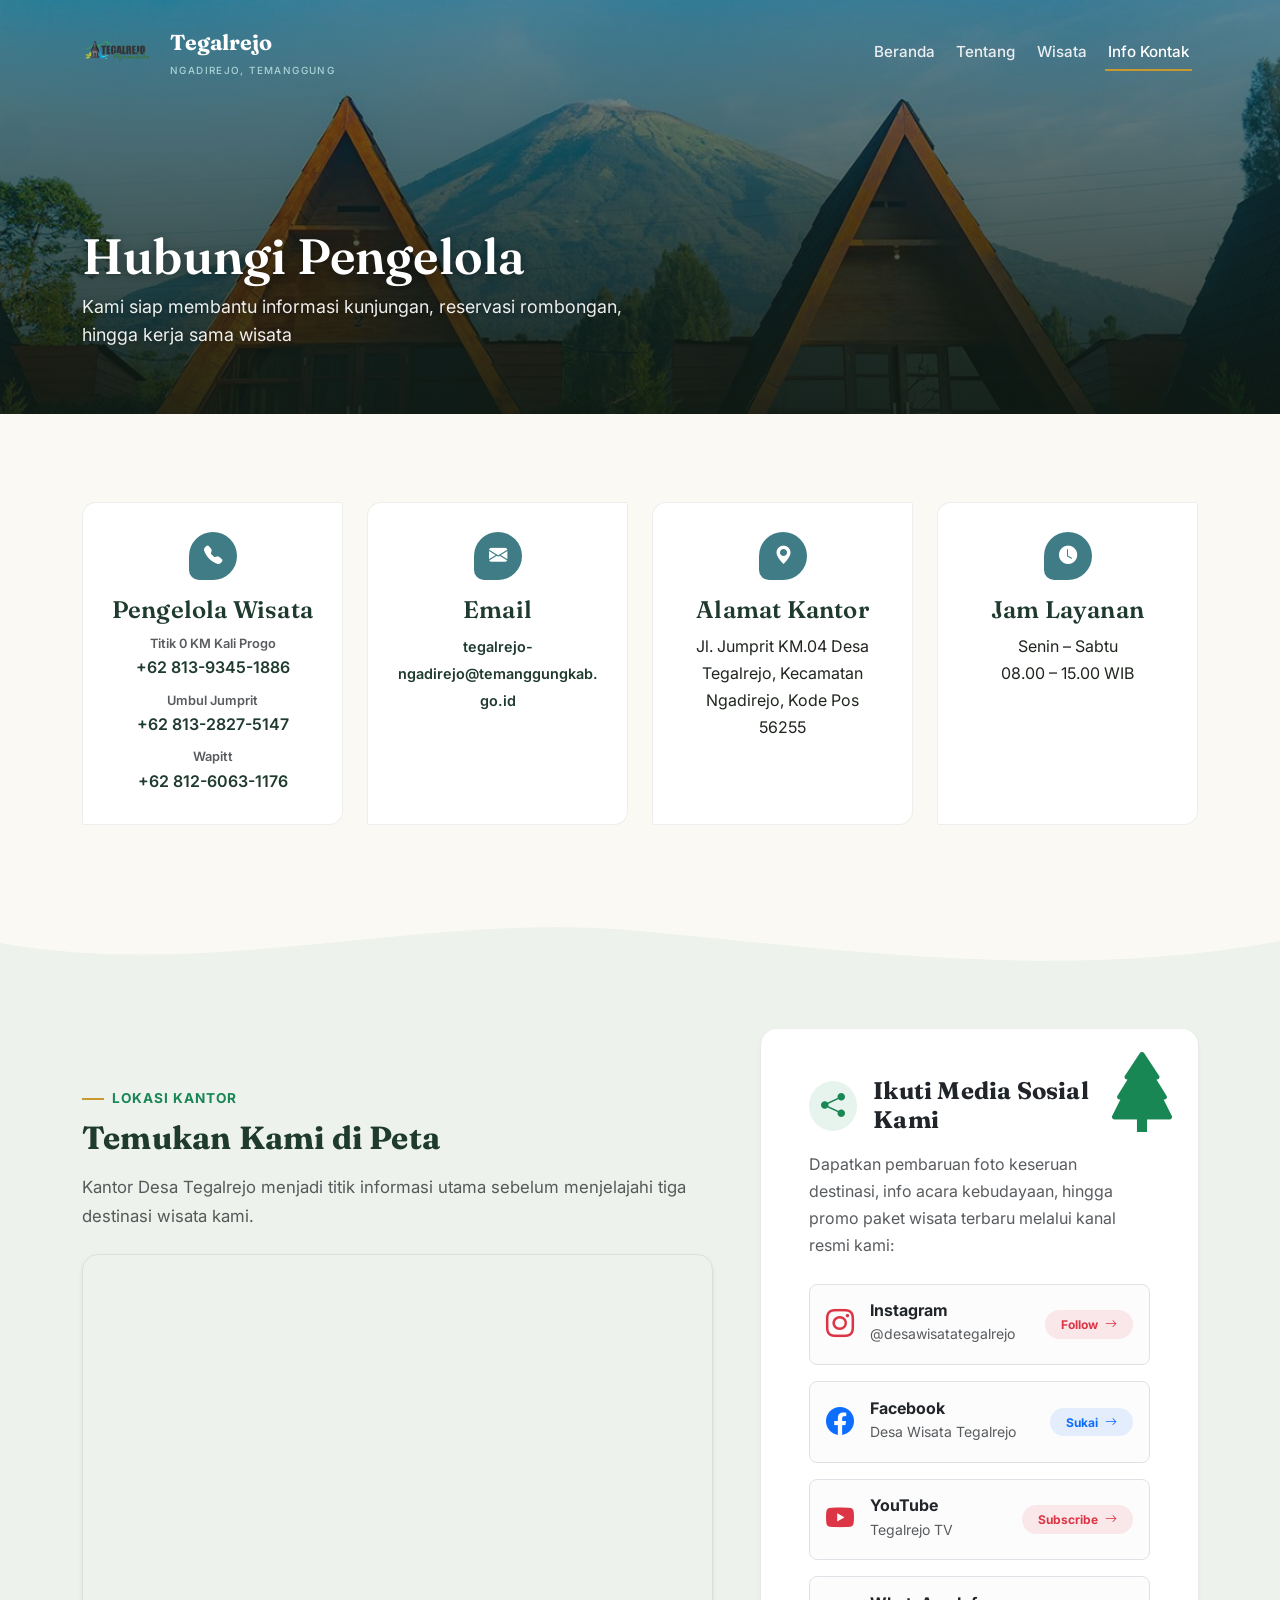
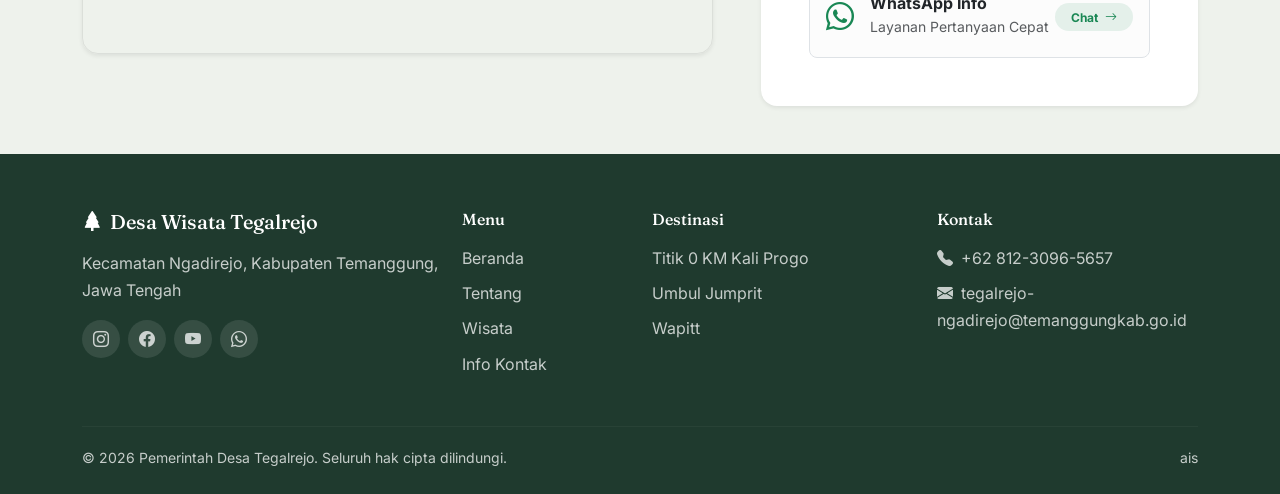
<file: kontak.html>
<!DOCTYPE html>
<html lang="id">
<head>
<meta charset="UTF-8">
<meta name="viewport" content="width=device-width, initial-scale=1.0">
<title>Info Kontak | Desa Wisata Tegalrejo</title>
<meta name="description" content="Informasi kontak pengelola Desa Wisata Tegalrejo, Kecamatan Ngadirejo, Kabupaten Temanggung.">

<link rel="icon" href="images/favicon.ico" sizes="any">
<link rel="icon" href="images/favicon.svg" type="image/svg+xml">
<link rel="apple-touch-icon" href="images/favicon-192.png">

<link href="https://cdn.jsdelivr.net/npm/bootstrap@5.3.3/dist/css/bootstrap.min.css" rel="stylesheet">
<link rel="stylesheet" href="https://cdn.jsdelivr.net/npm/bootstrap-icons@1.11.3/font/bootstrap-icons.css">
<link rel="preconnect" href="https://fonts.googleapis.com">
<link href="https://fonts.googleapis.com/css2?family=Fraunces:opsz,wght@9..144,500;9..144,600;9..144,700&family=Inter:wght@400;500;600;700&display=swap" rel="stylesheet">
<link rel="stylesheet" href="css/style.css">
</head>
<body>

<!-- ============ NAVBAR ============ -->
<nav class="navbar navbar-expand-lg fixed-top navbar-tegalrejo">
  <div class="container">
    <a class="navbar-brand d-flex align-items-center gap-2" href="index.html">
     <img src="images/img-logo-2.png" alt="Logo Desa Wisata Tegalrejo" class="navbar-logo">
     <span>Tegalrejo <small>Ngadirejo, Temanggung</small></span>
    </a>
    <button class="navbar-toggler" type="button" data-bs-toggle="collapse" data-bs-target="#navMain">
      <i class="bi bi-list"></i>
    </button>
    <div class="collapse navbar-collapse justify-content-end" id="navMain">
      <ul class="navbar-nav align-items-lg-center gap-lg-1">
        <li class="nav-item"><a class="nav-link" href="index.html">Beranda</a></li>
        <li class="nav-item"><a class="nav-link" href="tentang.html">Tentang</a></li>
        <li class="nav-item"><a class="nav-link" href="wisata.html">Wisata</a></li>
        <li class="nav-item"><a class="nav-link active" href="kontak.html">Info Kontak</a></li>
      </ul>
    </div>
  </div>
</nav>

<!-- ============ PAGE HERO ============ -->
<header class="page-hero" style="background-image:url('images/img-navbar-tentang.jpg');">
  <div class="container hero-content">
    <h1 class="hero-title">Hubungi Pengelola </h1>
    <p class="hero-sub">Kami siap membantu informasi kunjungan, reservasi rombongan, hingga kerja sama wisata</p>
  </div>
</header>

<!-- ============ KONTAK CARDS ============ -->
<section>
  <div class="container">
    <div class="row g-4">
      <div class="col-md-6 col-lg-3 reveal">
        <div class="kontak-card text-center">
          <div class="icon-circle mx-auto"><i class="bi bi-telephone-fill"></i></div>
          <h4>Pengelola Wisata</h4>
          <div class="mb-2">
            <small class="d-block text-muted fw-semibold" style="font-size: 0.8rem;">Titik 0 KM Kali Progo</small>
            <a href="https://wa.me/6281393451886" target="_blank" rel="noopener" style="color:var(--forest-deep);font-weight:600">+62 813-9345-1886</a>
          </div>
          <div class="mb-2">
            <small class="d-block text-muted fw-semibold" style="font-size: 0.8rem;">Umbul Jumprit</small>
            <a href="https://wa.me/6281328275147" target="_blank" rel="noopener" style="color:var(--forest-deep);font-weight:600">+62 813-2827-5147</a>
          </div>
          <div>
            <small class="d-block text-muted fw-semibold" style="font-size: 0.8rem;">Wapitt</small>
            <a href="https://wa.me/6281260631176" target="_blank" rel="noopener" style="color:var(--forest-deep);font-weight:600">+62 812-6063-1176</a>
          </div>
        </div>
      </div>
      <div class="col-md-6 col-lg-3 reveal">
        <div class="kontak-card text-center">
          <div class="icon-circle mx-auto"><i class="bi bi-envelope-fill"></i></div>
          <h4>Email</h4>
          <p class="mb-0">
            <a href="mailto:tegalrejo-ngadirejo@temanggungkab.go.id" class="text-break" style="color:var(--forest-deep);font-weight:600; font-size: 0.9rem;">
              tegalrejo-ngadirejo@temanggungkab.go.id
            </a>
          </p>
        </div>
      </div>
      <div class="col-md-6 col-lg-3 reveal">
        <div class="kontak-card text-center">
          <div class="icon-circle mx-auto"><i class="bi bi-geo-alt-fill"></i></div>
          <h4>Alamat Kantor</h4>
          <p class="mb-0">Jl. Jumprit KM.04 Desa Tegalrejo, Kecamatan Ngadirejo, Kode Pos 56255</p>
        </div>
      </div>
      <div class="col-md-6 col-lg-3 reveal">
        <div class="kontak-card text-center">
          <div class="icon-circle mx-auto"><i class="bi bi-clock-fill"></i></div>
          <h4>Jam Layanan</h4>
          <p class="mb-0">Senin &ndash; Sabtu<br>08.00 &ndash; 15.00 WIB</p>
        </div>
      </div>
    </div>
  </div>
</section>

<svg class="wave-divider to-mist" viewBox="0 0 1440 70" preserveAspectRatio="none"><path d="M0,32 C240,70 480,0 720,20 C960,40 1200,70 1440,30 L1440,70 L0,70 Z"></path></svg>

<!-- ============ MAP & KONTAK CEPAT ============ -->
<section class="bg-mist py-5">
  <div class="container">
    <div class="row g-5 align-items-center">
      <!-- Peta Lokasi -->
      <div class="col-lg-7 reveal">
        <div class="eyebrow text-uppercase fw-bold text-success mb-2" style="letter-spacing: 1px; font-size: 0.85rem;">Lokasi Kantor</div>
        <h2 class="mb-3 fw-bold">Temukan Kami di Peta</h2>
        <p class="lead-text text-muted mb-4">Kantor Desa Tegalrejo menjadi titik informasi utama sebelum menjelajahi tiga destinasi wisata kami.</p>
        <div class="map-frame rounded-4 shadow-sm overflow-hidden" style="height:400px; border: 1px solid rgba(0,0,0,0.08);">
          <iframe src="https://www.google.com/maps?q=Desa+Tegalrejo+Ngadirejo+Temanggung&output=embed" width="100%" height="100%" style="border:0;" loading="lazy" allowfullscreen title="Peta Kantor Desa Tegalrejo"></iframe>
        </div>
      </div>

      <!-- Blok Media Sosial & Komunitas -->
      <div class="col-lg-5 reveal">
        <div class="card border-0 shadow-sm rounded-4 p-4 p-md-5 bg-white position-relative overflow-hidden">
          <!-- Aksen Dekorasi Latat Belakang -->
          <div class="position-absolute top-0 end-0 p-3 opacity-10">
            <i class="bi bi-tree-fill display-1 text-success"></i>
          </div>

          <div class="d-flex align-items-center gap-3 mb-3">
            <div class="icon-circle bg-success bg-opacity-10 text-success rounded-circle d-flex align-items-center justify-content-center" style="width: 50px; height: 50px;">
              <i class="bi bi-share-fill fs-4"></i>
            </div>
            <h3 class="h4 mb-0 fw-bold">Ikuti Media Sosial Kami</h3>
          </div>

          <p class="text-muted mb-4">Dapatkan pembaruan foto keseruan destinasi, info acara kebudayaan, hingga promo paket wisata terbaru melalui kanal resmi kami:</p>

          <!-- List Media Sosial -->
          <div class="d-flex flex-column gap-3">
            <!-- Instagram -->
            <a href="https://instagram.com/" target="_blank" rel="noopener" class="d-flex align-items-center justify-content-between p-3 rounded-3 text-decoration-none border hover-shadow transition-all" style="background-color: #fcfcfc;">
              <div class="d-flex align-items-center gap-3">
                <i class="bi bi-instagram fs-3 text-danger"></i>
                <div>
                  <h6 class="mb-0 fw-bold text-dark">Instagram</h6>
                  <small class="text-muted">@desawisatategalrejo</small>
                </div>
              </div>
              <span class="badge bg-danger bg-opacity-10 text-danger rounded-pill px-3 py-2">Follow <i class="bi bi-arrow-right ms-1"></i></span>
            </a>

            <!-- Facebook -->
            <a href="https://facebook.com/" target="_blank" rel="noopener" class="d-flex align-items-center justify-content-between p-3 rounded-3 text-decoration-none border hover-shadow transition-all" style="background-color: #fcfcfc;">
              <div class="d-flex align-items-center gap-3">
                <i class="bi bi-facebook fs-3 text-primary"></i>
                <div>
                  <h6 class="mb-0 fw-bold text-dark">Facebook</h6>
                  <small class="text-muted">Desa Wisata Tegalrejo</small>
                </div>
              </div>
              <span class="badge bg-primary bg-opacity-10 text-primary rounded-pill px-3 py-2">Sukai <i class="bi bi-arrow-right ms-1"></i></span>
            </a>

            <!-- YouTube -->
            <a href="https://youtube.com/" target="_blank" rel="noopener" class="d-flex align-items-center justify-content-between p-3 rounded-3 text-decoration-none border hover-shadow transition-all" style="background-color: #fcfcfc;">
              <div class="d-flex align-items-center gap-3">
                <i class="bi bi-youtube fs-3 text-danger"></i>
                <div>
                  <h6 class="mb-0 fw-bold text-dark">YouTube</h6>
                  <small class="text-muted">Tegalrejo TV</small>
                </div>
              </div>
              <span class="badge bg-danger bg-opacity-10 text-danger rounded-pill px-3 py-2">Subscribe <i class="bi bi-arrow-right ms-1"></i></span>
            </a>

            <!-- WhatsApp Channel / Community (Opsional) -->
            <a href="https://wa.me/6281393451886" target="_blank" rel="noopener" class="d-flex align-items-center justify-content-between p-3 rounded-3 text-decoration-none border hover-shadow transition-all" style="background-color: #fcfcfc;">
              <div class="d-flex align-items-center gap-3">
                <i class="bi bi-whatsapp fs-3 text-success"></i>
                <div>
                  <h6 class="mb-0 fw-bold text-dark">WhatsApp Info</h6>
                  <small class="text-muted">Layanan Pertanyaan Cepat</small>
                </div>
              </div>
              <span class="badge bg-success bg-opacity-10 text-success rounded-pill px-3 py-2">Chat <i class="bi bi-arrow-right ms-1"></i></span>
            </a>
          </div>

        </div>
      </div>
    </div>
  </div>
</section>

<!-- ============ FOOTER ============ -->
<footer class="site-footer">
  <div class="container">
    <div class="row g-4">
      <div class="col-lg-4">
        <h5><i class="bi bi-tree-fill me-2"></i>Desa Wisata Tegalrejo</h5>
        <p class="mt-3">Kecamatan Ngadirejo, Kabupaten Temanggung, Jawa Tengah</p>
        <div class="d-flex gap-2 mt-3">
          <a href="#" class="social-circle"><i class="bi bi-instagram"></i></a>
          <a href="#" class="social-circle"><i class="bi bi-facebook"></i></a>
          <a href="#" class="social-circle"><i class="bi bi-youtube"></i></a>
          <a href="#" id="footerWaLink" target="_blank" rel="noopener" class="social-circle"><i class="bi bi-whatsapp"></i></a>
        </div>
      </div>
      <div class="col-lg-2 col-6">
        <h5 class="mb-3" style="font-size:1rem">Menu</h5>
        <ul class="list-unstyled fw-links">
          <li><a href="index.html">Beranda</a></li>
          <li><a href="tentang.html">Tentang</a></li>
          <li><a href="wisata.html">Wisata</a></li>
          <li><a href="kontak.html">Info Kontak</a></li>
        </ul>
      </div>
      <div class="col-lg-3 col-6">
        <h5 class="mb-3" style="font-size:1rem">Destinasi</h5>
        <ul class="list-unstyled fw-links">
          <li><a href="wisata-titik0-kaliprogo.html">Titik 0 KM Kali Progo</a></li>
          <li><a href="wisata-umbul-jumprit.html">Umbul Jumprit</a></li>
          <li><a href="wisata-wapitt.html">Wapitt</a></li>
        </ul>
      </div>
      <div class="col-lg-3">
        <h5 class="mb-3" style="font-size:1rem">Kontak</h5>
        <ul class="list-unstyled fw-links">
          <li><i class="bi bi-telephone-fill me-2"></i>+62 812-3096-5657</li>
          <li><i class="bi bi-envelope-fill me-2"></i>tegalrejo-ngadirejo@temanggungkab.go.id</li>
        </ul>
      </div>
    </div>
    <hr>
    <div class="d-flex flex-column flex-md-row justify-content-between align-items-center gap-2 small">
      <span>&copy; 2026 Pemerintah Desa Tegalrejo. Seluruh hak cipta dilindungi.</span>
      <span>ais</span>
    </div>
  </div>
</footer>

<a href="#" class="back-to-top" aria-label="Kembali ke atas"><i class="bi bi-arrow-up"></i></a>

<script src="https://cdn.jsdelivr.net/npm/bootstrap@5.3.3/dist/js/bootstrap.bundle.min.js"></script>
<script src="js/script.js"></script>

</body>
</html>
</file>
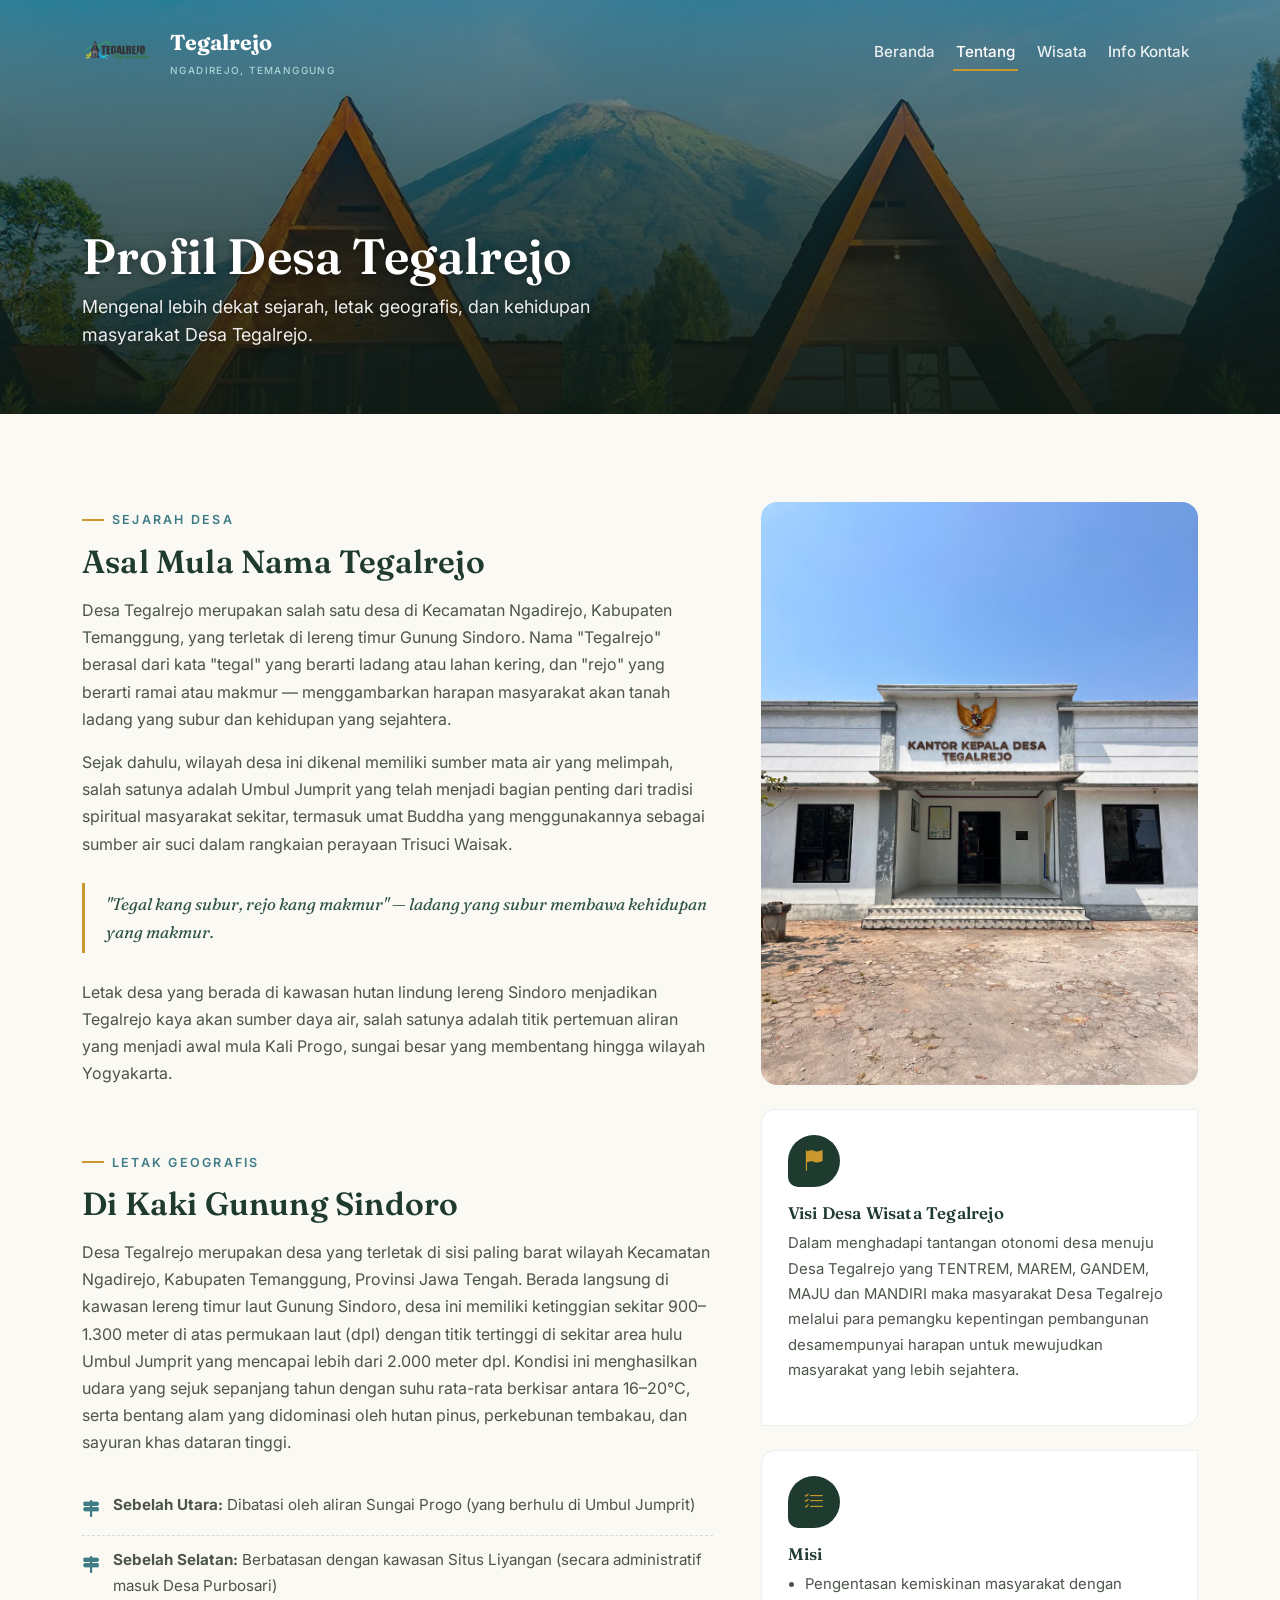
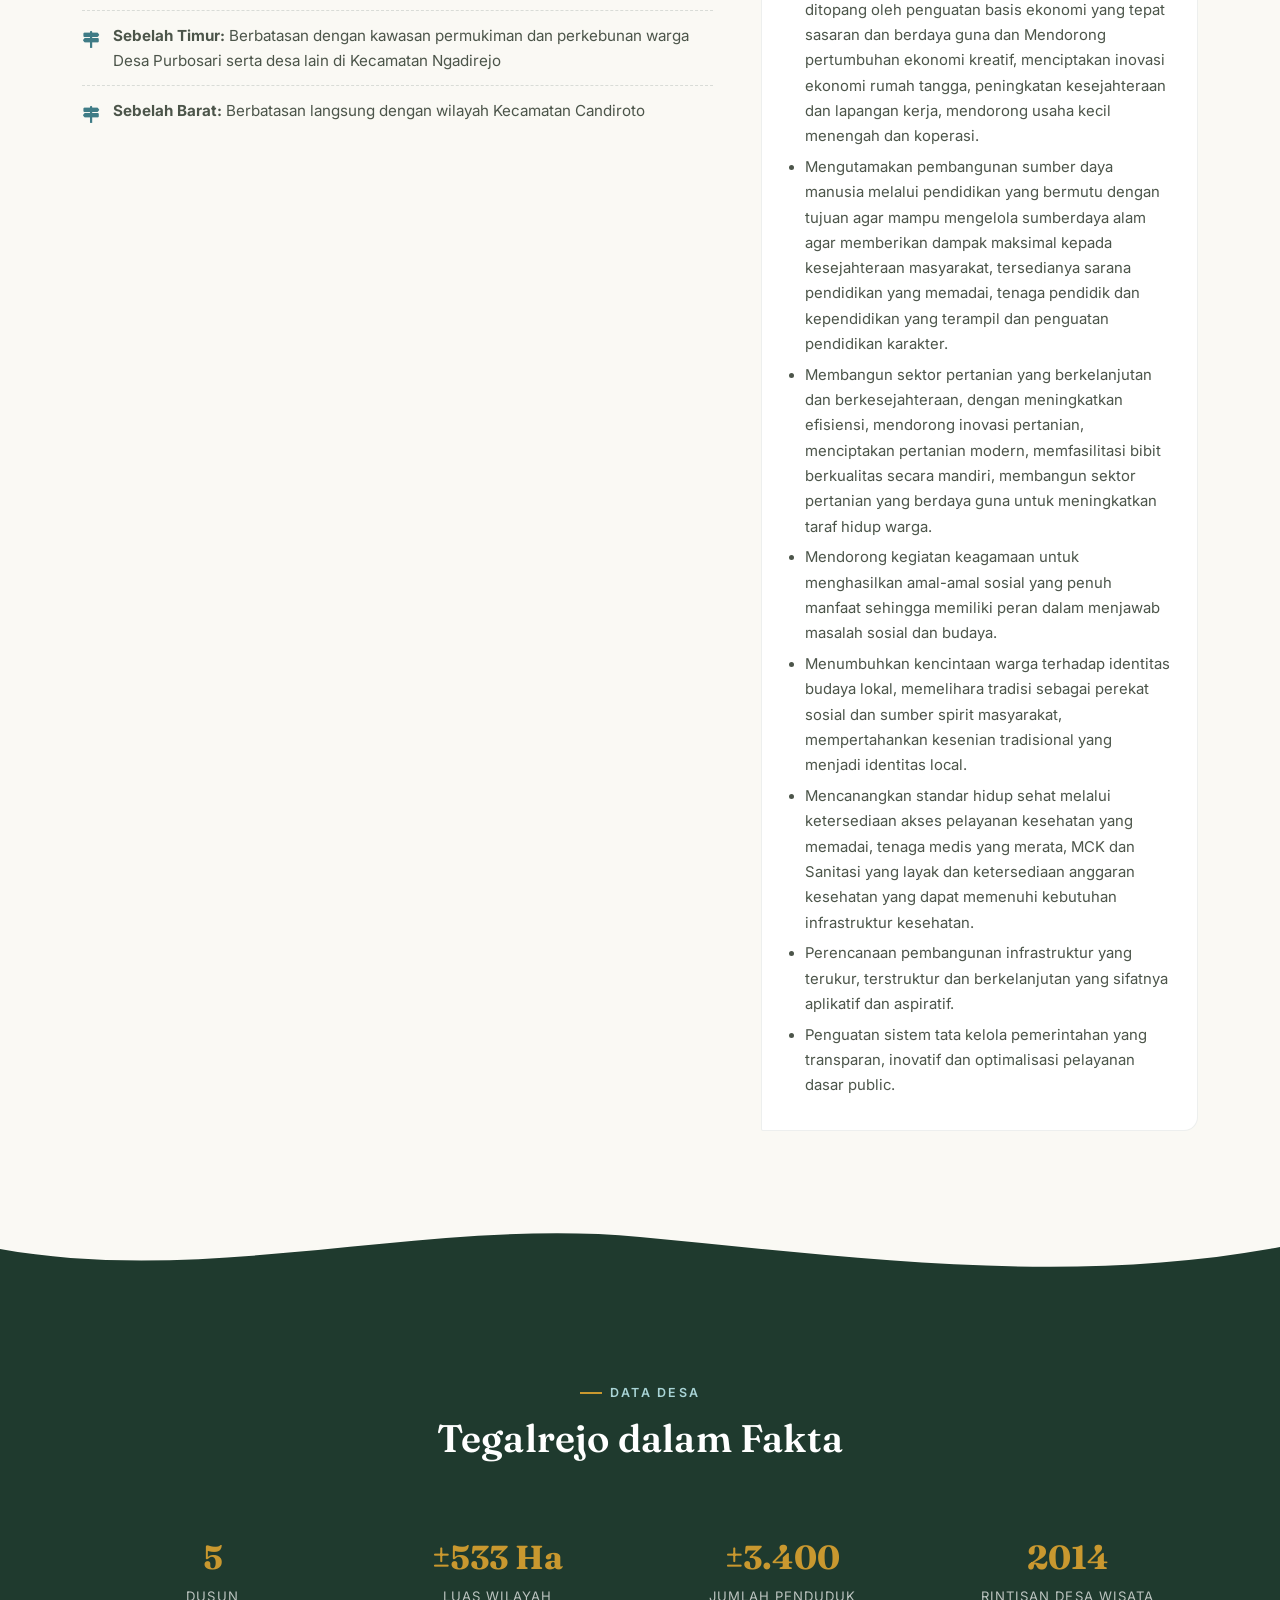
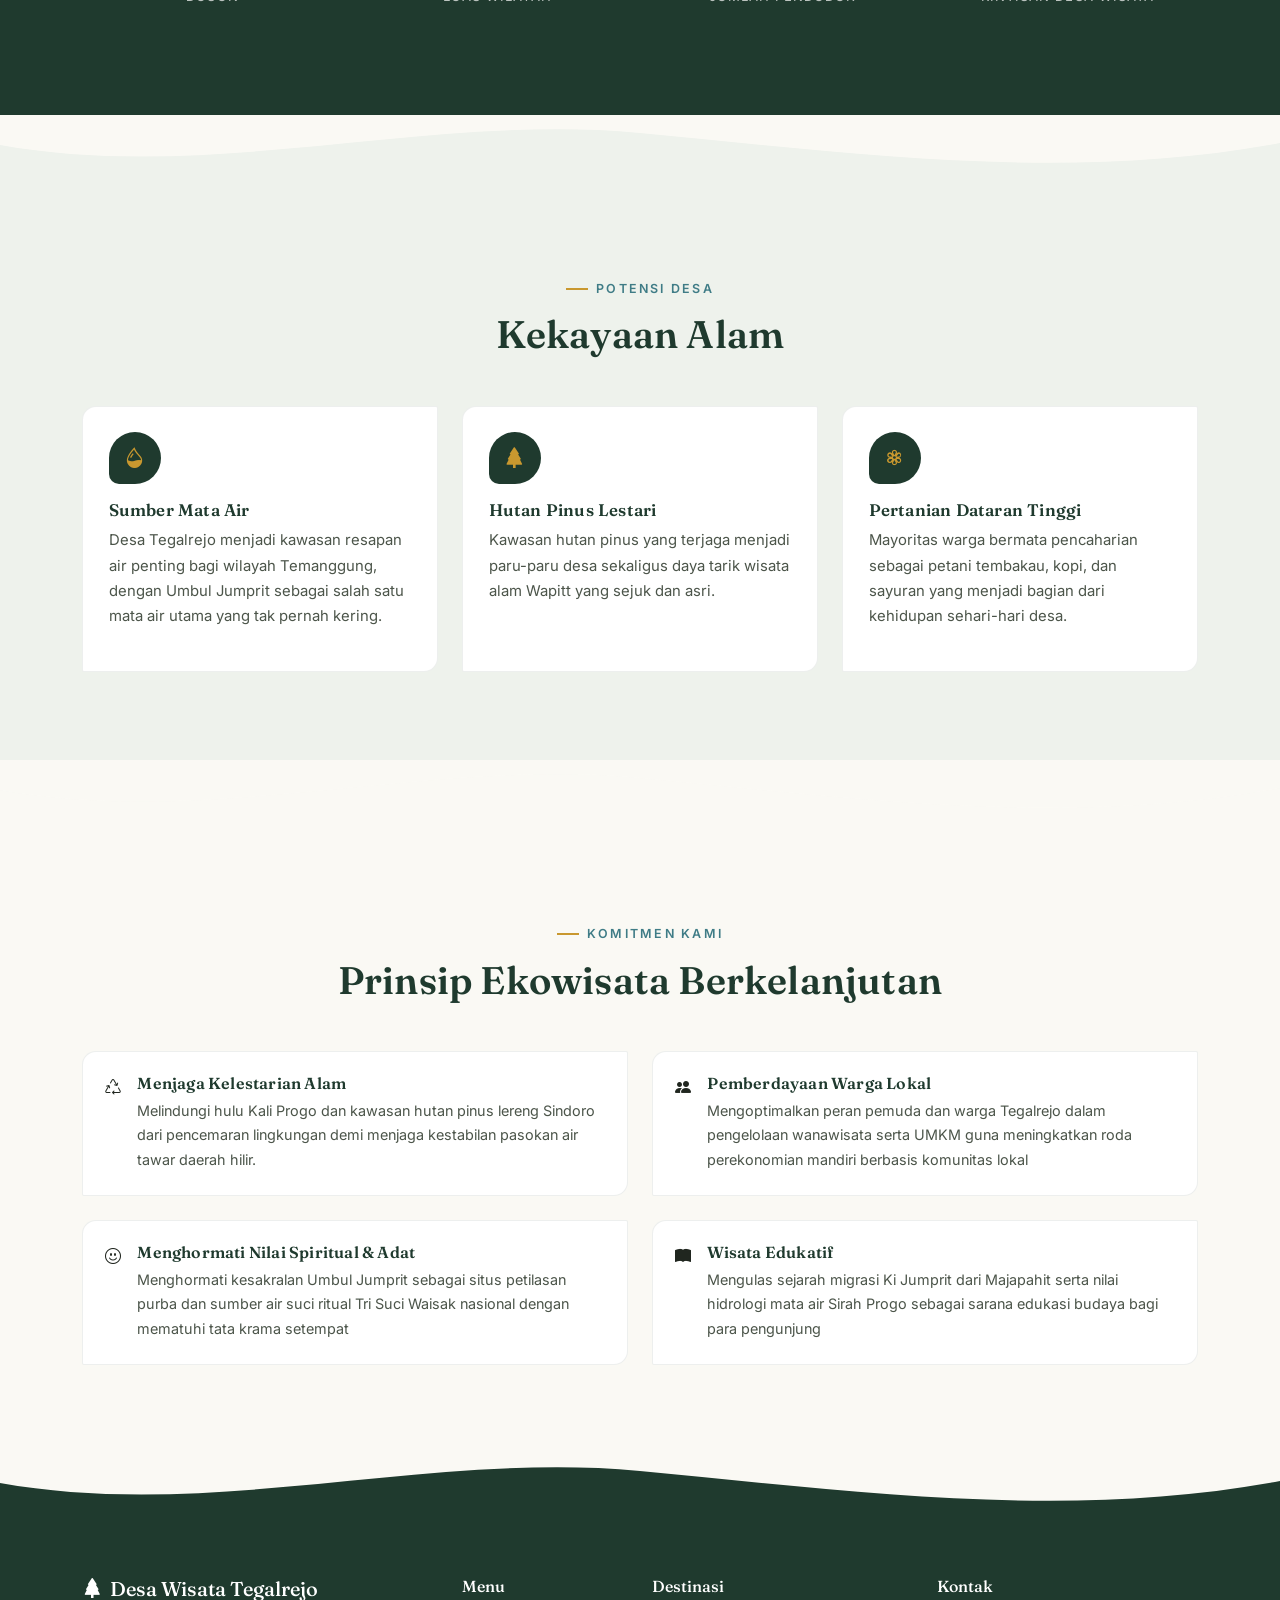
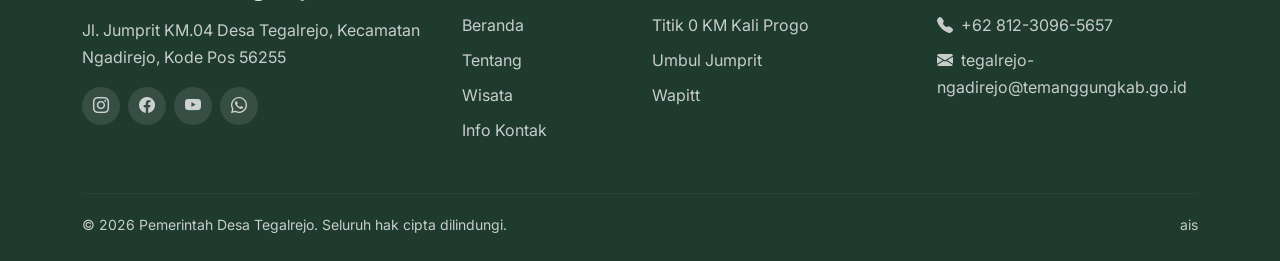
<file: tentang.html>
<!DOCTYPE html>
<html lang="id">
<head>
<meta charset="UTF-8">
<meta name="viewport" content="width=device-width, initial-scale=1.0">
<title>Tentang Desa Tegalrejo | Desa Wisata Tegalrejo</title>
<meta name="description" content="Profil Desa Tegalrejo, Kecamatan Ngadirejo, Kabupaten Temanggung: sejarah, letak geografis, dan potensi desa.">

<link rel="icon" href="images/favicon.ico" sizes="any">
<link rel="icon" href="images/favicon.svg" type="image/svg+xml">
<link rel="apple-touch-icon" href="images/favicon-192.png">

<link href="https://cdn.jsdelivr.net/npm/bootstrap@5.3.3/dist/css/bootstrap.min.css" rel="stylesheet">
<link rel="stylesheet" href="https://cdn.jsdelivr.net/npm/bootstrap-icons@1.11.3/font/bootstrap-icons.css">
<link rel="preconnect" href="https://fonts.googleapis.com">
<link href="https://fonts.googleapis.com/css2?family=Fraunces:opsz,wght@9..144,500;9..144,600;9..144,700&family=Inter:wght@400;500;600;700&display=swap" rel="stylesheet">
<link rel="stylesheet" href="css/style.css">
</head>
<body>

<!-- ============ NAVBAR ============ -->
<nav class="navbar navbar-expand-lg fixed-top navbar-tegalrejo">
  <div class="container">
    <a class="navbar-brand d-flex align-items-center gap-2" href="index.html">
    <img src="images/img-logo-2.png" alt="Logo Desa Wisata Tegalrejo" class="navbar-logo">
     <span>Tegalrejo <small>Ngadirejo, Temanggung</small></span>
    </a>
    <button class="navbar-toggler" type="button" data-bs-toggle="collapse" data-bs-target="#navMain">
      <i class="bi bi-list"></i>
    </button>
    <div class="collapse navbar-collapse justify-content-end" id="navMain">
      <ul class="navbar-nav align-items-lg-center gap-lg-1">
        <li class="nav-item"><a class="nav-link" href="index.html">Beranda</a></li>
        <li class="nav-item"><a class="nav-link active" href="tentang.html">Tentang</a></li>
        <li class="nav-item"><a class="nav-link" href="wisata.html">Wisata</a></li>
        <li class="nav-item"><a class="nav-link" href="kontak.html">Info Kontak</a></li>
      </ul>
    </div>
  </div>
</nav>

<!-- ============ PAGE HERO ============ -->
<header class="page-hero" style="background-image:url('images/img-navbar-tentang.jpg');">
  <div class="container hero-content">
    <h1 class="hero-title">Profil Desa Tegalrejo</h1>
    <p class="hero-sub">Mengenal lebih dekat sejarah, letak geografis, dan kehidupan masyarakat Desa Tegalrejo.</p>
  </div>
</header>

<!-- ============ PROFIL ============ -->
<section>
  <div class="container">
    <div class="row g-5 align-items-start">
      <div class="col-lg-7 reveal sejarah-block">
        <div class="eyebrow">Sejarah Desa</div>
        <h2 class="mb-3">Asal Mula Nama Tegalrejo</h2>
        <p>Desa Tegalrejo merupakan salah satu desa di Kecamatan Ngadirejo, Kabupaten Temanggung, yang terletak di lereng timur Gunung Sindoro. Nama "Tegalrejo" berasal dari kata "tegal" yang berarti ladang atau lahan kering, dan "rejo" yang berarti ramai atau makmur &mdash; menggambarkan harapan masyarakat akan tanah ladang yang subur dan kehidupan yang sejahtera.</p>
        <p>Sejak dahulu, wilayah desa ini dikenal memiliki sumber mata air yang melimpah, salah satunya adalah Umbul Jumprit yang telah menjadi bagian penting dari tradisi spiritual masyarakat sekitar, termasuk umat Buddha yang menggunakannya sebagai sumber air suci dalam rangkaian perayaan Trisuci Waisak.</p>
        <div class="quote-block">"Tegal kang subur, rejo kang makmur" &mdash; ladang yang subur membawa kehidupan yang makmur.</div>
        <p>Letak desa yang berada di kawasan hutan lindung lereng Sindoro menjadikan Tegalrejo kaya akan sumber daya air, salah satunya adalah titik pertemuan aliran yang menjadi awal mula Kali Progo, sungai besar yang membentang hingga wilayah Yogyakarta.</p>

        <div class="eyebrow mt-5">Letak Geografis</div>
        <h2 class="mb-3">Di Kaki Gunung Sindoro</h2>
        <p>Desa Tegalrejo merupakan desa yang terletak di sisi paling barat wilayah Kecamatan Ngadirejo, Kabupaten Temanggung, Provinsi Jawa Tengah. Berada langsung di kawasan lereng timur laut Gunung Sindoro, desa ini memiliki ketinggian sekitar 900–1.300 meter di atas permukaan laut (dpl) dengan titik tertinggi di sekitar area hulu Umbul Jumprit yang mencapai lebih dari 2.000 meter dpl. Kondisi ini menghasilkan udara yang sejuk sepanjang tahun dengan suhu rata-rata berkisar antara 16–20°C, serta bentang alam yang didominasi oleh hutan pinus, perkebunan tembakau, dan sayuran khas dataran tinggi.</p>
        <ul class="rule-list mt-4">
          <li><i class="bi bi-signpost-2-fill"></i><span><strong>Sebelah Utara:</strong> Dibatasi oleh aliran Sungai Progo (yang berhulu di Umbul Jumprit)</span></li>
          <li><i class="bi bi-signpost-2-fill"></i><span><strong>Sebelah Selatan:</strong> Berbatasan dengan kawasan Situs Liyangan (secara administratif masuk Desa Purbosari)</span></li>
          <li><i class="bi bi-signpost-2-fill"></i><span><strong>Sebelah Timur:</strong> Berbatasan dengan kawasan permukiman dan perkebunan warga Desa Purbosari serta desa lain di Kecamatan Ngadirejo</span></li>
          <li><i class="bi bi-signpost-2-fill"></i><span><strong>Sebelah Barat:</strong> Berbatasan langsung dengan wilayah Kecamatan Candiroto</span></li>
        </ul>
      </div>

      <div class="col-lg-5 reveal">
        <img src="images/img-kantor.jpeg" class="img-fluid rounded-4 mb-4" alt="Pemandangan lereng Sindoro" loading="lazy">
        <div class="info-block">
          <div class="icon-circle"><i class="bi bi-flag-fill"></i></div>
          <h4>Visi Desa Wisata Tegalrejo</h4>
          <p>Dalam menghadapi tantangan otonomi desa menuju Desa Tegalrejo yang TENTREM, MAREM, GANDEM, MAJU dan MANDIRI maka masyarakat Desa Tegalrejo melalui para pemangku kepentingan pembangunan desamempunyai harapan untuk mewujudkan masyarakat yang lebih sejahtera.</p>
        </div>
        <div class="info-block mt-4">
          <div class="icon-circle"><i class="bi bi-list-check"></i></div>
          <h4>Misi</h4>
          <ul>
            <li>Pengentasan kemiskinan masyarakat dengan ditopang oleh penguatan basis ekonomi yang tepat sasaran dan berdaya guna dan Mendorong pertumbuhan ekonomi kreatif, menciptakan inovasi ekonomi rumah tangga, peningkatan kesejahteraan dan lapangan kerja, mendorong usaha kecil menengah dan koperasi.</li>
            <li>Mengutamakan pembangunan sumber daya manusia melalui pendidikan yang bermutu dengan tujuan agar mampu mengelola sumberdaya alam agar memberikan dampak maksimal kepada kesejahteraan masyarakat, tersedianya sarana pendidikan yang memadai, tenaga pendidik dan kependidikan yang terampil dan penguatan pendidikan karakter.</li>
            <li>Membangun sektor pertanian yang berkelanjutan dan berkesejahteraan, dengan meningkatkan efisiensi, mendorong inovasi pertanian, menciptakan pertanian modern, memfasilitasi bibit berkualitas secara mandiri, membangun sektor pertanian yang berdaya guna untuk meningkatkan taraf hidup warga.</li>
            <li>Mendorong kegiatan keagamaan untuk menghasilkan amal-amal sosial yang penuh manfaat sehingga memiliki peran dalam menjawab masalah sosial dan budaya.</li>
            <li>Menumbuhkan kencintaan warga terhadap identitas budaya lokal, memelihara tradisi sebagai perekat sosial dan sumber spirit masyarakat, mempertahankan kesenian tradisional yang menjadi identitas local.</li>
            <li>Mencanangkan standar hidup sehat melalui ketersediaan akses pelayanan kesehatan yang memadai, tenaga medis yang merata, MCK dan Sanitasi yang layak dan ketersediaan anggaran kesehatan yang dapat memenuhi kebutuhan infrastruktur kesehatan.</li>
            <li>Perencanaan pembangunan infrastruktur yang terukur, terstruktur dan berkelanjutan yang sifatnya aplikatif dan aspiratif.</li>
            <li>Penguatan sistem tata kelola pemerintahan yang transparan, inovatif dan optimalisasi pelayanan dasar public.</li>
          </ul>
        </div>
      </div>
    </div>
  </div>
</section>

<svg class="wave-divider to-forest" viewBox="0 0 1440 70" preserveAspectRatio="none"><path d="M0,32 C240,70 480,0 720,20 C960,40 1200,70 1440,30 L1440,70 L0,70 Z"></path></svg>

<!-- ============ STATISTIK DESA ============ -->
<!-- CATATAN: Angka di bawah ini masih CONTOH. Ganti dengan data resmi desa sebelum publish. -->
<section class="bg-forest">
  <div class="container">
    <div class="section-head text-center reveal">
      <div class="eyebrow justify-content-center" style="color:var(--water-light)">Data Desa</div>
      <h2>Tegalrejo dalam Fakta</h2>
    </div>
    <div class="row g-4 text-center">
      <div class="col-6 col-lg-3 reveal">
        <div class="stat-box"><div class="num">5</div><div class="label">Dusun</div></div>
      </div>
      <div class="col-6 col-lg-3 reveal">
        <div class="stat-box"><div class="num">±533 Ha</div><div class="label">Luas Wilayah</div></div>
      </div>
      <div class="col-6 col-lg-3 reveal">
        <div class="stat-box"><div class="num">±3.400</div><div class="label">Jumlah Penduduk</div></div>
      </div>
      <div class="col-6 col-lg-3 reveal">
        <div class="stat-box"><div class="num">2014</div><div class="label">Rintisan Desa Wisata</div></div>
      </div>
    </div>
  </div>
</section>

<svg class="wave-divider to-mist" viewBox="0 0 1440 70" preserveAspectRatio="none"><path d="M0,32 C240,70 480,0 720,20 C960,40 1200,70 1440,30 L1440,70 L0,70 Z"></path></svg>

<!-- ============ POTENSI DESA ============ -->
<section class="bg-mist">
  <div class="container">
    <div class="section-head text-center reveal">
      <div class="eyebrow justify-content-center">Potensi Desa</div>
      <h2>Kekayaan Alam</h2>
    </div>
    <div class="row g-4">
      <div class="col-md-4 reveal">
        <div class="info-block h-100">
          <div class="icon-circle"><i class="bi bi-droplet-half"></i></div>
          <h4>Sumber Mata Air</h4>
          <p>Desa Tegalrejo menjadi kawasan resapan air penting bagi wilayah Temanggung, dengan Umbul Jumprit sebagai salah satu mata air utama yang tak pernah kering.</p>
        </div>
      </div>
      <div class="col-md-4 reveal">
        <div class="info-block h-100">
          <div class="icon-circle"><i class="bi bi-tree-fill"></i></div>
          <h4>Hutan Pinus Lestari</h4>
          <p>Kawasan hutan pinus yang terjaga menjadi paru-paru desa sekaligus daya tarik wisata alam Wapitt yang sejuk dan asri.</p>
        </div>
      </div>
      <div class="col-md-4 reveal">
        <div class="info-block h-100">
          <div class="icon-circle"><i class="bi bi-flower3"></i></div>
          <h4>Pertanian Dataran Tinggi</h4>
          <p>Mayoritas warga bermata pencaharian sebagai petani tembakau, kopi, dan sayuran yang menjadi bagian dari kehidupan sehari-hari desa.</p>
        </div>
      </div>
    </div>
  </div>
</section>

<svg class="wave-divider" viewBox="0 0 1440 70" preserveAspectRatio="none"><path d="M0,32 C240,70 480,0 720,20 C960,40 1200,70 1440,30 L1440,70 L0,70 Z" fill="var(--paper)"></path></svg>

<!-- ============ PRINSIP EKOWISATA BERKELANJUTAN ============ -->
<section>
  <div class="container">
    <div class="section-head text-center reveal">
      <div class="eyebrow justify-content-center">Komitmen Kami</div>
      <h2>Prinsip Ekowisata Berkelanjutan</h2>
    </div>
    <div class="row g-4">
      <div class="col-md-6 reveal">
        <div class="prinsip-card">
          <div class="icon-circle"><i class="bi bi-recycle"></i></div>
          <div>
            <h4>Menjaga Kelestarian Alam</h4>
            <p>Melindungi hulu Kali Progo dan kawasan hutan pinus lereng Sindoro dari pencemaran lingkungan demi menjaga kestabilan pasokan air tawar daerah hilir.</p>
          </div>
        </div>
      </div>
      <div class="col-md-6 reveal">
        <div class="prinsip-card">
          <div class="icon-circle"><i class="bi bi-people-fill"></i></div>
          <div>
            <h4>Pemberdayaan Warga Lokal</h4>
            <p>Mengoptimalkan peran pemuda dan warga Tegalrejo dalam pengelolaan wanawisata serta UMKM guna meningkatkan roda perekonomian mandiri berbasis komunitas lokal</p>
          </div>
        </div>
      </div>
      <div class="col-md-6 reveal">
        <div class="prinsip-card">
          <div class="icon-circle"><i class="bi bi-emoji-smile"></i></div>
          <div>
            <h4>Menghormati Nilai Spiritual &amp; Adat</h4>
            <p>Menghormati kesakralan Umbul Jumprit sebagai situs petilasan purba dan sumber air suci ritual Tri Suci Waisak nasional dengan mematuhi tata krama setempat</p>
          </div>
        </div>
      </div>
      <div class="col-md-6 reveal">
        <div class="prinsip-card">
          <div class="icon-circle"><i class="bi bi-book-fill"></i></div>
          <div>
            <h4>Wisata Edukatif</h4>
            <p>Mengulas sejarah migrasi Ki Jumprit dari Majapahit serta nilai hidrologi mata air Sirah Progo sebagai sarana edukasi budaya bagi para pengunjung</p>
          </div>
        </div>
      </div>
    </div>
  </div>
</section>

<svg class="wave-divider to-forest" viewBox="0 0 1440 70" preserveAspectRatio="none"><path d="M0,32 C240,70 480,0 720,20 C960,40 1200,70 1440,30 L1440,70 L0,70 Z"></path></svg>

<!-- ============ FOOTER ============ -->
<footer class="site-footer">
  <div class="container">
    <div class="row g-4">
      <div class="col-lg-4">
        <h5><i class="bi bi-tree-fill me-2"></i>Desa Wisata Tegalrejo</h5>
        <p class="mt-3"> Jl. Jumprit KM.04 Desa Tegalrejo, Kecamatan Ngadirejo, Kode Pos 56255</p>
        <div class="d-flex gap-2 mt-3">
          <a href="#" class="social-circle"><i class="bi bi-instagram"></i></a>
          <a href="#" class="social-circle"><i class="bi bi-facebook"></i></a>
          <a href="#" class="social-circle"><i class="bi bi-youtube"></i></a>
          <a href="#" id="footerWaLink" target="_blank" rel="noopener" class="social-circle"><i class="bi bi-whatsapp"></i></a>
        </div>
      </div>
      <div class="col-lg-2 col-6">
        <h5 class="mb-3" style="font-size:1rem">Menu</h5>
        <ul class="list-unstyled fw-links">
          <li><a href="index.html">Beranda</a></li>
          <li><a href="tentang.html">Tentang</a></li>
          <li><a href="wisata.html">Wisata</a></li>
          <li><a href="kontak.html">Info Kontak</a></li>
        </ul>
      </div>
      <div class="col-lg-3 col-6">
        <h5 class="mb-3" style="font-size:1rem">Destinasi</h5>
        <ul class="list-unstyled fw-links">
          <li><a href="wisata-titik0-kaliprogo.html">Titik 0 KM Kali Progo</a></li>
          <li><a href="wisata-umbul-jumprit.html">Umbul Jumprit</a></li>
          <li><a href="wisata-wapitt.html">Wapitt</a></li>
        </ul>
      </div>
      <div class="col-lg-3">
        <h5 class="mb-3" style="font-size:1rem">Kontak</h5>
        <ul class="list-unstyled fw-links">
          <li><i class="bi bi-telephone-fill me-2"></i>+62 812-3096-5657</li>
          <li><i class="bi bi-envelope-fill me-2"></i>tegalrejo-ngadirejo@temanggungkab.go.id</li>
        </ul>
      </div>
    </div>
    <hr>
    <div class="d-flex flex-column flex-md-row justify-content-between align-items-center gap-2 small">
      <span>&copy; 2026 Pemerintah Desa Tegalrejo. Seluruh hak cipta dilindungi.</span>
      <span>ais</span>
    </div>
  </div>
</footer>

<a href="#" class="back-to-top" aria-label="Kembali ke atas"><i class="bi bi-arrow-up"></i></a>

<script src="https://cdn.jsdelivr.net/npm/bootstrap@5.3.3/dist/js/bootstrap.bundle.min.js"></script>
<script src="js/script.js"></script>

</body>
</html>
</file>
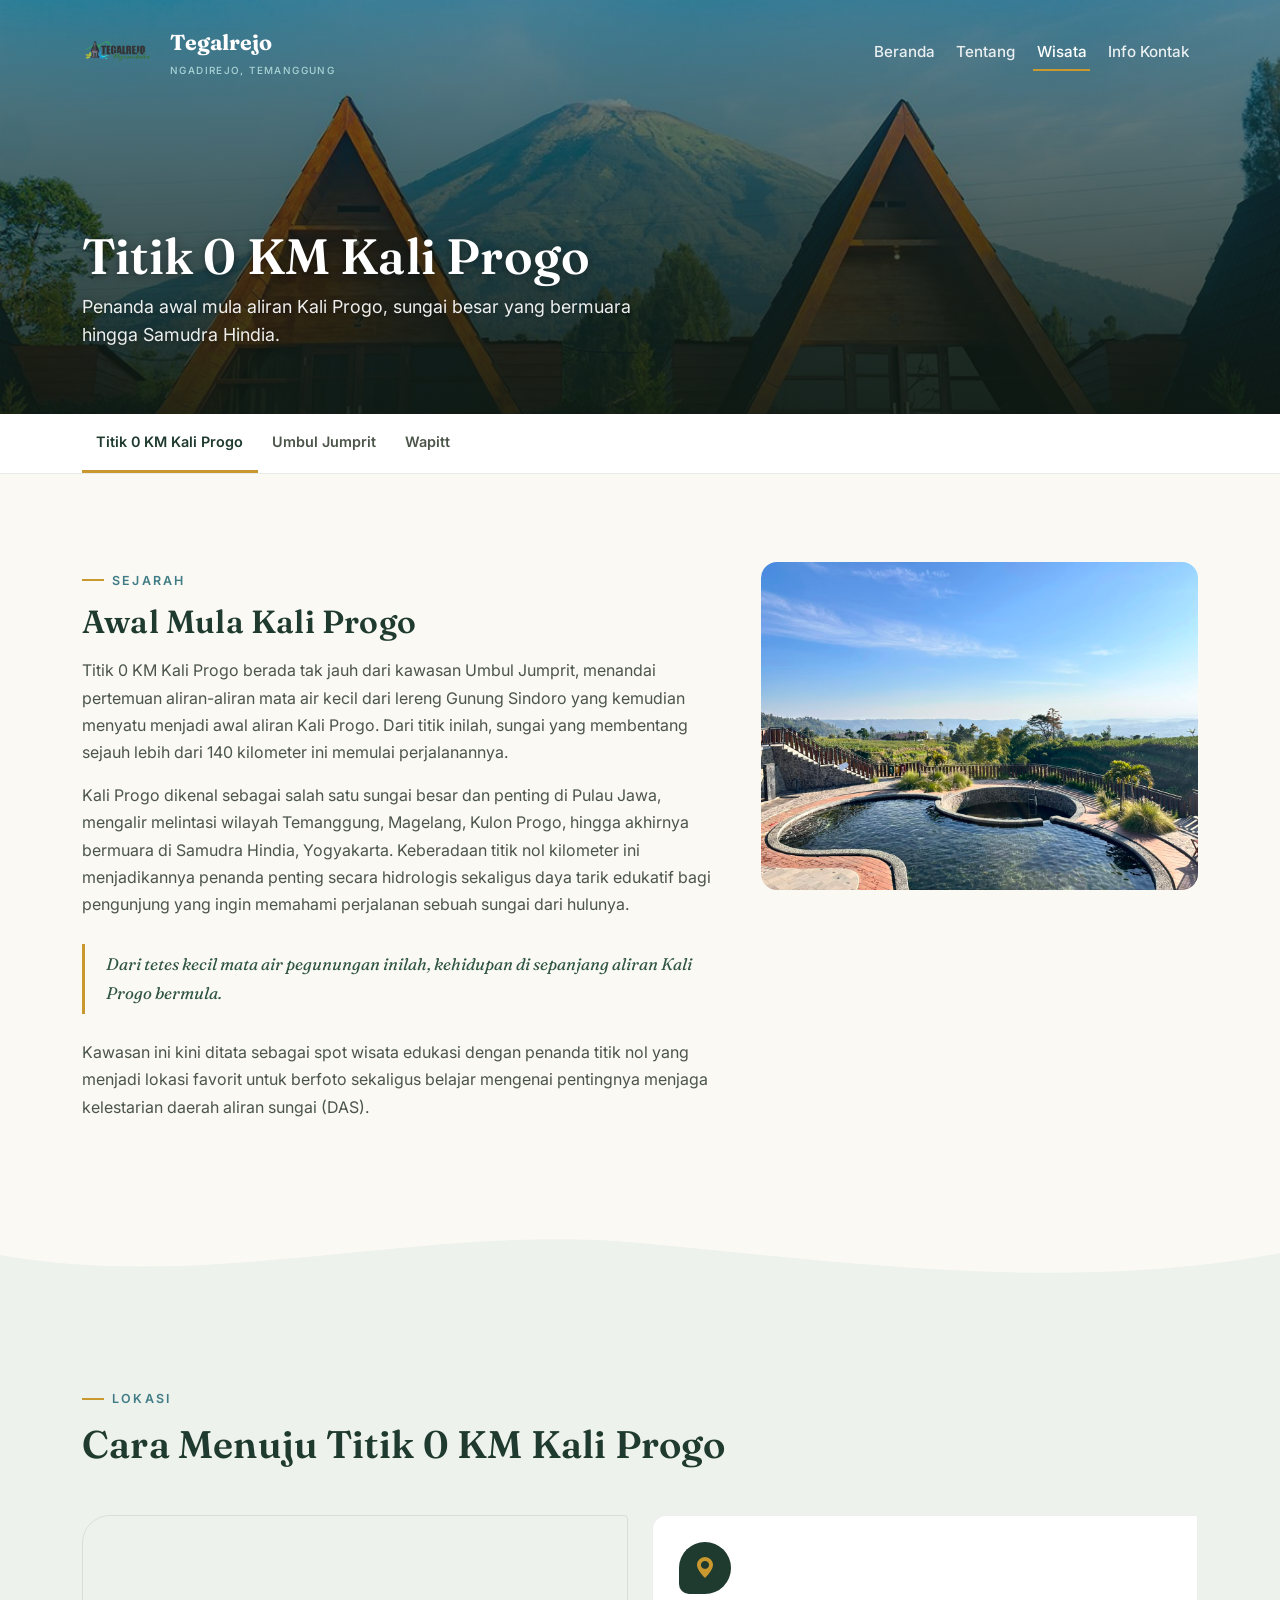
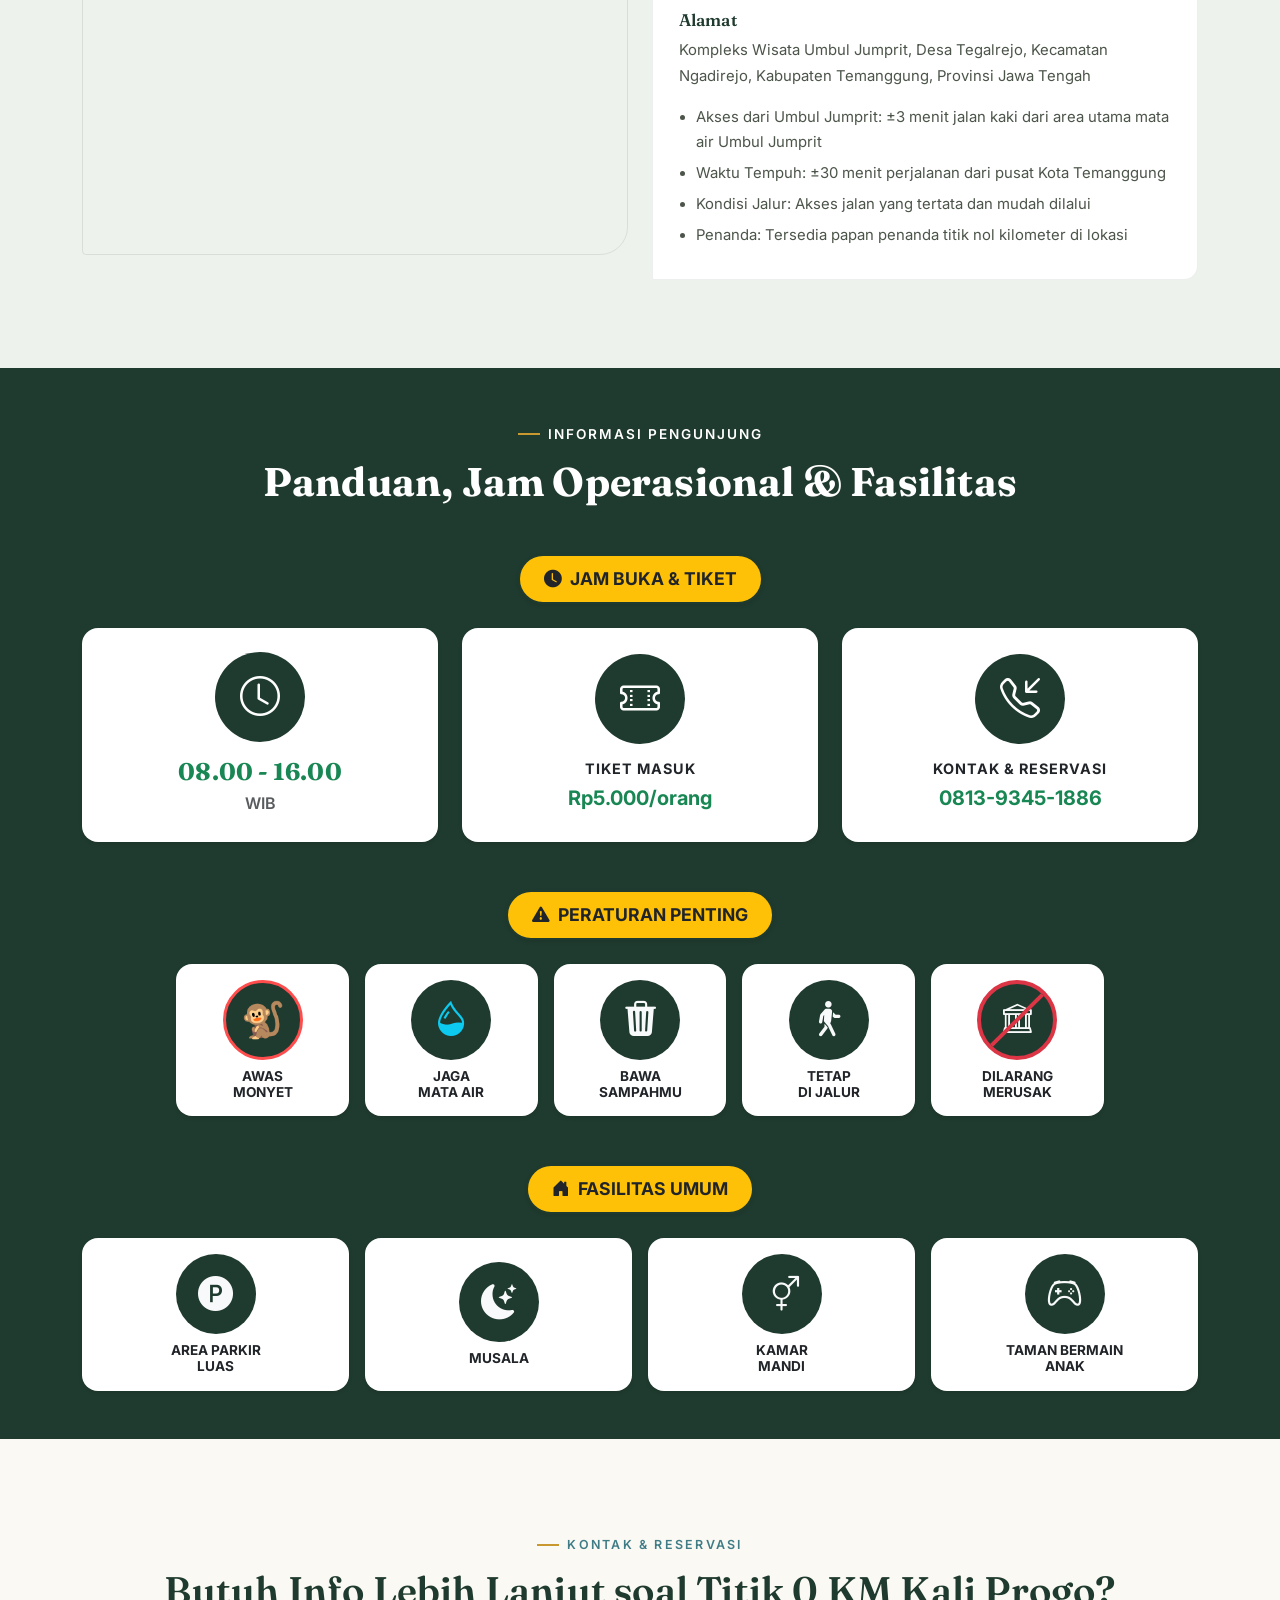
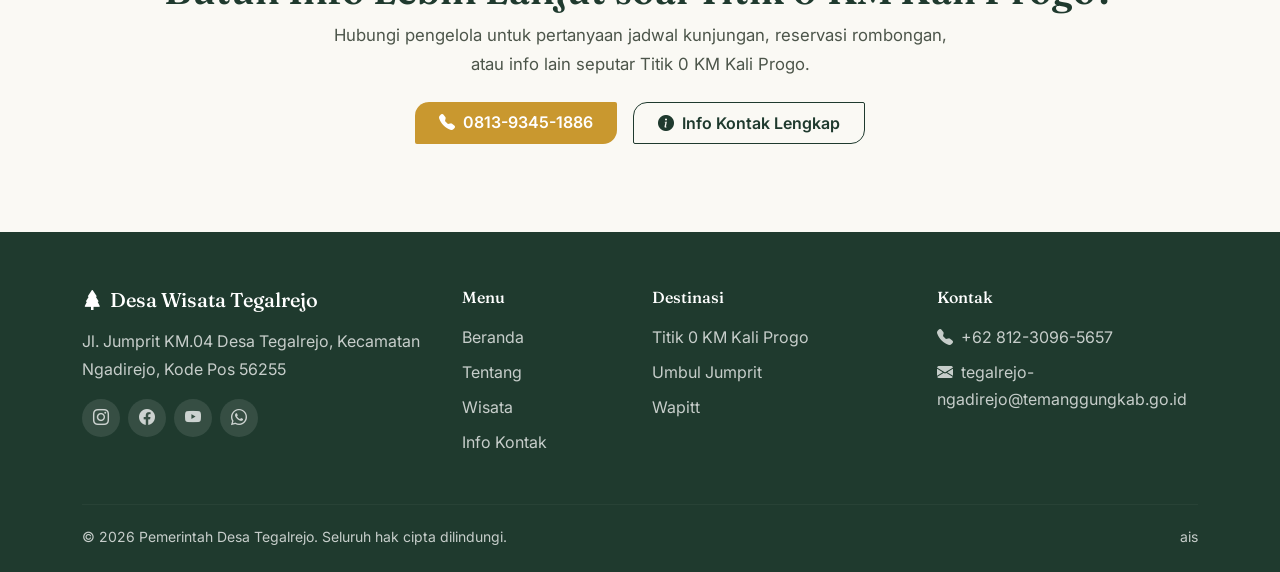
<file: wisata-titik0-kaliprogo.html>
<!DOCTYPE html>
<html lang="id">
<head>
<meta charset="UTF-8">
<meta name="viewport" content="width=device-width, initial-scale=1.0">
<title>Titik 0 KM Kali Progo | Wisata Desa Tegalrejo</title>
<meta name="description" content="Sejarah, lokasi, panduan kunjungan, jam operasional, dan fasilitas Titik 0 KM Kali Progo, Desa Tegalrejo, Ngadirejo, Temanggung.">

<link rel="icon" href="images/favicon.ico" sizes="any">
<link rel="icon" href="images/favicon.svg" type="image/svg+xml">
<link rel="apple-touch-icon" href="images/favicon-192.png">

<link href="https://cdn.jsdelivr.net/npm/bootstrap@5.3.3/dist/css/bootstrap.min.css" rel="stylesheet">
<link rel="stylesheet" href="https://cdn.jsdelivr.net/npm/bootstrap-icons@1.11.3/font/bootstrap-icons.css">
<link rel="preconnect" href="https://fonts.googleapis.com">
<link href="https://fonts.googleapis.com/css2?family=Fraunces:opsz,wght@9..144,500;9..144,600;9..144,700&family=Inter:wght@400;500;600;700&display=swap" rel="stylesheet">
<link rel="stylesheet" href="css/style.css">
</head>
<body>

<!-- ============ NAVBAR ============ -->
<nav class="navbar navbar-expand-lg fixed-top navbar-tegalrejo">
  <div class="container">
    <a class="navbar-brand d-flex align-items-center gap-2" href="index.html">
     <img src="images/img-logo-2.png" alt="Logo Desa Wisata Tegalrejo" class="navbar-logo">
     <span>Tegalrejo <small>Ngadirejo, Temanggung</small></span>
    </a>
    <button class="navbar-toggler" type="button" data-bs-toggle="collapse" data-bs-target="#navMain">
      <i class="bi bi-list"></i>
    </button>
    <div class="collapse navbar-collapse justify-content-end" id="navMain">
      <ul class="navbar-nav align-items-lg-center gap-lg-1">
        <li class="nav-item"><a class="nav-link" href="index.html">Beranda</a></li>
        <li class="nav-item"><a class="nav-link" href="tentang.html">Tentang</a></li>
        <li class="nav-item"><a class="nav-link active" href="wisata.html">Wisata</a></li>
        <li class="nav-item"><a class="nav-link" href="kontak.html">Info Kontak</a></li>
      </ul>
    </div>
  </div>
</nav>

<!-- ============ PAGE HERO ============ -->
<header class="page-hero" style="background-image:url('images/img-navbar-tentang.jpg');">
  <div class="container hero-content">
    <h1 class="hero-title">Titik 0 KM Kali Progo</h1>
    <p class="hero-sub">Penanda awal mula aliran Kali Progo, sungai besar yang bermuara hingga Samudra Hindia.</p>
  </div>
</header>

<!-- ============ SUB NAV ANTAR WISATA ============ -->
<div class="wisata-subnav">
  <div class="container">
    <ul class="nav">
      <li class="nav-item"><a class="nav-link active" href="wisata-titik0-kaliprogo.html">Titik 0 KM Kali Progo</a></li>
      <li class="nav-item"><a class="nav-link" href="wisata-umbul-jumprit.html">Umbul Jumprit</a></li>
      <li class="nav-item"><a class="nav-link" href="wisata-wapitt.html">Wapitt</a></li>
    </ul>
  </div>
</div>

<!-- ============ SEJARAH ============ -->
<section>
  <div class="container">
    <div class="row g-5 align-items-start">
      <div class="col-lg-7 reveal sejarah-block">
        <div class="eyebrow">Sejarah</div>
        <h2 class="mb-3">Awal Mula Kali Progo</h2>
        <p>Titik 0 KM Kali Progo berada tak jauh dari kawasan Umbul Jumprit, menandai pertemuan aliran-aliran mata air kecil dari lereng Gunung Sindoro yang kemudian menyatu menjadi awal aliran Kali Progo. Dari titik inilah, sungai yang membentang sejauh lebih dari 140 kilometer ini memulai perjalanannya.</p>
        <p>Kali Progo dikenal sebagai salah satu sungai besar dan penting di Pulau Jawa, mengalir melintasi wilayah Temanggung, Magelang, Kulon Progo, hingga akhirnya bermuara di Samudra Hindia, Yogyakarta. Keberadaan titik nol kilometer ini menjadikannya penanda penting secara hidrologis sekaligus daya tarik edukatif bagi pengunjung yang ingin memahami perjalanan sebuah sungai dari hulunya.</p>
        <div class="quote-block">Dari tetes kecil mata air pegunungan inilah, kehidupan di sepanjang aliran Kali Progo bermula.</div>
        <p>Kawasan ini kini ditata sebagai spot wisata edukasi dengan penanda titik nol yang menjadi lokasi favorit untuk berfoto sekaligus belajar mengenai pentingnya menjaga kelestarian daerah aliran sungai (DAS).</p>
      </div>
      <div class="col-lg-5 reveal">
        <img src="images/img-kolam-titik-0.jpeg" class="img-fluid rounded-4" alt="Penanda Titik 0 KM Kali Progo" loading="lazy">
      </div>
    </div>
  </div>
</section>

<svg class="wave-divider to-mist" viewBox="0 0 1440 70" preserveAspectRatio="none"><path d="M0,32 C240,70 480,0 720,20 C960,40 1200,70 1440,30 L1440,70 L0,70 Z"></path></svg>

<!-- ============ LOKASI ============ -->
<section class="bg-mist">
  <div class="container">
    <div class="section-head reveal">
      <div class="eyebrow">Lokasi</div>
      <h2>Cara Menuju Titik 0 KM Kali Progo</h2>
    </div>
    <div class="row g-4">
      <div class="col-lg-6 reveal">
        <div class="map-frame" style="height:340px">
  <iframe 
    src="https://maps.google.com/maps?q=0+KM+KALI+PROGO+JUMPRIT,+P2W9%2BF2G,+Jumprit,+Tegalrejo,+Kec.+Ngadirejo,+Kabupaten+Temanggung,+Jawa+Tengah+56255&hl=id&z=16&output=embed" 
    width="100%" 
    height="340" 
    style="border:0;" 
    allowfullscreen="" 
    loading="lazy" 
    title="Peta Lokasi Titik 0 KM Kali Progo">
  </iframe>
</div>
      </div>
      <div class="col-lg-6 reveal">
        <div class="info-block h-100">
          <div class="icon-circle"><i class="bi bi-geo-alt-fill"></i></div>
          <h4>Alamat</h4>
          <p>Kompleks Wisata Umbul Jumprit, Desa Tegalrejo, Kecamatan Ngadirejo, Kabupaten Temanggung, Provinsi Jawa Tengah</p>
          <ul class="mt-3">
            <li>Akses dari Umbul Jumprit: ±3 menit jalan kaki dari area utama mata air Umbul Jumprit</li>
            <li>Waktu Tempuh: ±30 menit perjalanan dari pusat Kota Temanggung</li>
            <li>Kondisi Jalur: Akses jalan yang tertata dan mudah dilalui</li>
            <li>Penanda: Tersedia papan penanda titik nol kilometer di lokasi</li>
          </ul>
        </div>
      </div>
    </div>
  </div>
</section>

<!-- ============ INFORMASI PENGUNJUNG (JAM, TIKET, PERATURAN & FASILITAS) ============ -->
<section class="bg-forest py-5">
  <div class="container">
    
    <!-- HEADER UTAMA -->
    <div class="text-center mb-5">
      <div class="eyebrow justify-content-center text-white" style="font-size:0.85rem; letter-spacing:2px;">INFORMASI PENGUNJUNG</div>
      <h2 class="text-white fw-bold display-6">Panduan, Jam Operasional & Fasilitas</h2>
    </div>

    <!-- 1. JAM BUKA & TIKET -->
    <div class="mb-5 text-center">
      <div class="d-inline-block bg-warning text-dark fw-bold px-4 py-2 rounded-pill mb-4 shadow-sm" style="font-size: 1.1rem; border: 2px solid #1f3a2e;">
        <i class="bi bi-clock-fill me-2"></i>JAM BUKA & TIKET
      </div>
      
      <div class="row g-4 justify-content-center align-items-stretch">
        <div class="col-md-4 col-sm-6">
          <div class="bg-white text-dark p-4 rounded-4 shadow-sm h-100 d-flex flex-column align-items-center justify-content-center">
            <div class="rounded-circle d-flex align-items-center justify-content-center mb-3" style="width:90px; height:90px; background-color:#1f3a2e; color:#fff;">
              <i class="bi bi-clock fs-1"></i>
            </div>
            <h4 class="fw-bold fs-4 text-success mb-1">08.00 - 16.00</h4>
            <span class="fw-semibold text-muted">WIB</span>
          </div>
        </div>

        <div class="col-md-4 col-sm-6">
          <div class="bg-white text-dark p-4 rounded-4 shadow-sm h-100 d-flex flex-column align-items-center justify-content-center">
            <div class="rounded-circle d-flex align-items-center justify-content-center mb-3" style="width:90px; height:90px; background-color:#1f3a2e; color:#fff;">
              <i class="bi bi-ticket-perforated fs-1"></i>
            </div>
            <h5 class="fw-bold text-uppercase mb-1" style="font-size: 0.9rem; letter-spacing: 1px;">TIKET MASUK</h5>
            <p class="fw-bold fs-5 text-success mb-0">Rp5.000/orang</p>
          </div>
        </div>

        <div class="col-md-4 col-sm-6">
          <div class="bg-white text-dark p-4 rounded-4 shadow-sm h-100 d-flex flex-column align-items-center justify-content-center">
            <div class="rounded-circle d-flex align-items-center justify-content-center mb-3" style="width:90px; height:90px; background-color:#1f3a2e; color:#fff;">
              <i class="bi bi-telephone-inbound fs-1"></i>
            </div>
            <h5 class="fw-bold text-uppercase mb-1" style="font-size: 0.9rem; letter-spacing: 1px;">KONTAK & RESERVASI</h5>
            <p class="fw-bold fs-5 text-success mb-0">0813-9345-1886</p>
          </div>
        </div>
      </div>
    </div>

    <!-- 2. PERATURAN PENTING -->
    <div class="mb-5 text-center">
      <div class="d-inline-block bg-warning text-dark fw-bold px-4 py-2 rounded-pill mb-4 shadow-sm" style="font-size: 1.1rem; border: 2px solid #1f3a2e;">
        <i class="bi bi-exclamation-triangle-fill me-2"></i>PERATURAN PENTING
      </div>

      <div class="row g-3 justify-content-center">
        <!-- AWAS MONYET -->
        <div class="col-lg-2 col-md-4 col-6">
          <div class="bg-white text-dark p-3 rounded-4 shadow-sm h-100 d-flex flex-column align-items-center justify-content-center">
            <div class="rounded-circle d-flex align-items-center justify-content-center mb-2" style="width:80px; height:80px; background-color:#1f3a2e; border: 3px solid #ff4d4d; position:relative;">
              <span style="font-size:2.2rem;">🐒</span>
            </div>
            <span class="fw-bold text-uppercase text-center" style="font-size:0.85rem; line-height:1.2;">AWAS<br>MONYET</span>
          </div>
        </div>

        <!-- JAGA MATA AIR -->
        <div class="col-lg-2 col-md-4 col-6">
          <div class="bg-white text-dark p-3 rounded-4 shadow-sm h-100 d-flex flex-column align-items-center justify-content-center">
            <div class="rounded-circle d-flex align-items-center justify-content-center mb-2" style="width:80px; height:80px; background-color:#1f3a2e;">
              <i class="bi bi-droplet-half text-info" style="font-size: 2.2rem;"></i>
            </div>
            <span class="fw-bold text-uppercase text-center" style="font-size:0.85rem; line-height:1.2;">JAGA<br>MATA AIR</span>
          </div>
        </div>

        <!-- BAWA SAMPAHMU -->
        <div class="col-lg-2 col-md-4 col-6">
          <div class="bg-white text-dark p-3 rounded-4 shadow-sm h-100 d-flex flex-column align-items-center justify-content-center">
            <div class="rounded-circle d-flex align-items-center justify-content-center mb-2" style="width:80px; height:80px; background-color:#1f3a2e;">
              <i class="bi bi-trash3-fill text-light" style="font-size: 2.2rem;"></i>
            </div>
            <span class="fw-bold text-uppercase text-center" style="font-size:0.85rem; line-height:1.2;">BAWA<br>SAMPAHMU</span>
          </div>
        </div>

        <!-- TETAP DI JALUR -->
        <div class="col-lg-2 col-md-4 col-6">
          <div class="bg-white text-dark p-3 rounded-4 shadow-sm h-100 d-flex flex-column align-items-center justify-content-center">
            <div class="rounded-circle d-flex align-items-center justify-content-center mb-2" style="width:80px; height:80px; background-color:#1f3a2e;">
              <i class="bi bi-person-walking text-light" style="font-size: 2.2rem;"></i>
            </div>
            <span class="fw-bold text-uppercase text-center" style="font-size:0.85rem; line-height:1.2;">TETAP<br>DI JALUR</span>
          </div>
        </div>

        <!-- DILARANG MERUSAK -->
        <div class="col-lg-2 col-md-4 col-6">
          <div class="bg-white text-dark p-3 rounded-4 shadow-sm h-100 d-flex flex-column align-items-center justify-content-center">
            <div class="rounded-circle d-flex align-items-center justify-content-center mb-2" style="width:80px; height:80px; background-color:#1f3a2e; border: 4px solid #dc3545; position:relative;">
              <i class="bi bi-bank text-light" style="font-size: 1.8rem;"></i>
              <div style="position:absolute; width:100%; height:4px; background:#dc3545; transform:rotate(-45deg);"></div>
            </div>
            <span class="fw-bold text-uppercase text-center" style="font-size:0.85rem; line-height:1.2;">DILARANG<br>MERUSAK</span>
          </div>
        </div>
      </div>
    </div>

    <!-- 3. FASILITAS UMUM -->
    <div class="text-center">
      <div class="d-inline-block bg-warning text-dark fw-bold px-4 py-2 rounded-pill mb-4 shadow-sm" style="font-size: 1.1rem; border: 2px solid #1f3a2e;">
        <i class="bi bi-house-door-fill me-2"></i>FASILITAS UMUM
      </div>

      <div class="row g-3 justify-content-center">
        <!-- AREA PARKIR LUAS -->
        <div class="col-md-3 col-6">
          <div class="bg-white text-dark p-3 rounded-4 shadow-sm h-100 d-flex flex-column align-items-center justify-content-center">
            <div class="rounded-circle d-flex align-items-center justify-content-center mb-2" style="width:80px; height:80px; background-color:#1f3a2e;">
              <i class="bi bi-p-circle-fill text-light" style="font-size: 2.2rem;"></i>
            </div>
            <span class="fw-bold text-uppercase text-center" style="font-size:0.85rem; line-height:1.2;">AREA PARKIR<br>LUAS</span>
          </div>
        </div>

        <!-- MUSALA -->
        <div class="col-md-3 col-6">
          <div class="bg-white text-dark p-3 rounded-4 shadow-sm h-100 d-flex flex-column align-items-center justify-content-center">
            <div class="rounded-circle d-flex align-items-center justify-content-center mb-2" style="width:80px; height:80px; background-color:#1f3a2e;">
              <i class="bi bi-moon-stars-fill text-light" style="font-size: 2.2rem;"></i>
            </div>
            <span class="fw-bold text-uppercase text-center" style="font-size:0.85rem; line-height:1.2;">MUSALA</span>
          </div>
        </div>

        <!-- KAMAR MANDI -->
        <div class="col-md-3 col-6">
          <div class="bg-white text-dark p-3 rounded-4 shadow-sm h-100 d-flex flex-column align-items-center justify-content-center">
            <div class="rounded-circle d-flex align-items-center justify-content-center mb-2" style="width:80px; height:80px; background-color:#1f3a2e;">
              <i class="bi bi-gender-ambiguous text-light" style="font-size: 2.2rem;"></i>
            </div>
            <span class="fw-bold text-uppercase text-center" style="font-size:0.85rem; line-height:1.2;">KAMAR<br>MANDI</span>
          </div>
        </div>

        <!-- TAMAN BERMAIN ANAK -->
        <div class="col-md-3 col-6">
          <div class="bg-white text-dark p-3 rounded-4 shadow-sm h-100 d-flex flex-column align-items-center justify-content-center">
            <div class="rounded-circle d-flex align-items-center justify-content-center mb-2" style="width:80px; height:80px; background-color:#1f3a2e;">
              <i class="bi bi-controller text-light" style="font-size: 2.2rem;"></i>
            </div>
            <span class="fw-bold text-uppercase text-center" style="font-size:0.85rem; line-height:1.2;">TAMAN BERMAIN<br>ANAK</span>
          </div>
        </div>
      </div>
    </div>

  </div>
</section>

<!-- ============ KONTAK & RESERVASI ============ -->
<section>
  <div class="container text-center">
    <div class="section-head text-center reveal mb-4">
      <div class="eyebrow justify-content-center">Kontak &amp; Reservasi</div>
      <h2>Butuh Info Lebih Lanjut soal Titik 0 KM Kali Progo?</h2>
      <p class="lead-text mx-auto">Hubungi pengelola untuk pertanyaan jadwal kunjungan, reservasi rombongan, atau info lain seputar Titik 0 KM Kali Progo.</p>
    </div>
    <div class="d-flex flex-wrap justify-content-center gap-3 reveal">
      <a href="tel:081393451886" class="btn btn-gold px-4 py-2">
        <i class="bi bi-telephone-fill me-2"></i>0813-9345-1886
      </a>
      <a href="kontak.html" class="btn btn-outline-forest px-4 py-2">
        <i class="bi bi-info-circle-fill me-2"></i>Info Kontak Lengkap
      </a>
    </div>
  </div>
</section>

<!-- ============ FOOTER ============ -->
<footer class="site-footer">
  <div class="container">
    <div class="row g-4">
      <div class="col-lg-4">
        <h5><i class="bi bi-tree-fill me-2"></i>Desa Wisata Tegalrejo</h5>
        <p class="mt-3"> Jl. Jumprit KM.04 Desa Tegalrejo, Kecamatan Ngadirejo, Kode Pos 56255</p>
        <div class="d-flex gap-2 mt-3">
          <a href="#" class="social-circle"><i class="bi bi-instagram"></i></a>
          <a href="#" class="social-circle"><i class="bi bi-facebook"></i></a>
          <a href="#" class="social-circle"><i class="bi bi-youtube"></i></a>
          <a href="#" id="footerWaLink" target="_blank" rel="noopener" class="social-circle"><i class="bi bi-whatsapp"></i></a>
        </div>
      </div>
      <div class="col-lg-2 col-6">
        <h5 class="mb-3" style="font-size:1rem">Menu</h5>
        <ul class="list-unstyled fw-links">
          <li><a href="index.html">Beranda</a></li>
          <li><a href="tentang.html">Tentang</a></li>
          <li><a href="wisata.html">Wisata</a></li>
          <li><a href="kontak.html">Info Kontak</a></li>
        </ul>
      </div>
      <div class="col-lg-3 col-6">
        <h5 class="mb-3" style="font-size:1rem">Destinasi</h5>
        <ul class="list-unstyled fw-links">
          <li><a href="wisata-titik0-kaliprogo.html">Titik 0 KM Kali Progo</a></li>
          <li><a href="wisata-umbul-jumprit.html">Umbul Jumprit</a></li>
          <li><a href="wisata-wapitt.html">Wapitt</a></li>
        </ul>
      </div>
      <div class="col-lg-3">
        <h5 class="mb-3" style="font-size:1rem">Kontak</h5>
        <ul class="list-unstyled fw-links">
          <li><i class="bi bi-telephone-fill me-2"></i>+62 812-3096-5657</li>
          <li><i class="bi bi-envelope-fill me-2"></i>tegalrejo-ngadirejo@temanggungkab.go.id</li>
        </ul>
      </div>
    </div>
    <hr>
    <div class="d-flex flex-column flex-md-row justify-content-between align-items-center gap-2 small">
      <span>&copy; 2026 Pemerintah Desa Tegalrejo. Seluruh hak cipta dilindungi.</span>
      <span>ais</span>
    </div>
  </div>
</footer>

<a href="#" class="back-to-top" aria-label="Kembali ke atas"><i class="bi bi-arrow-up"></i></a>

<script src="https://cdn.jsdelivr.net/npm/bootstrap@5.3.3/dist/js/bootstrap.bundle.min.js"></script>
<script src="js/script.js"></script>

</body>
</html>
</file>
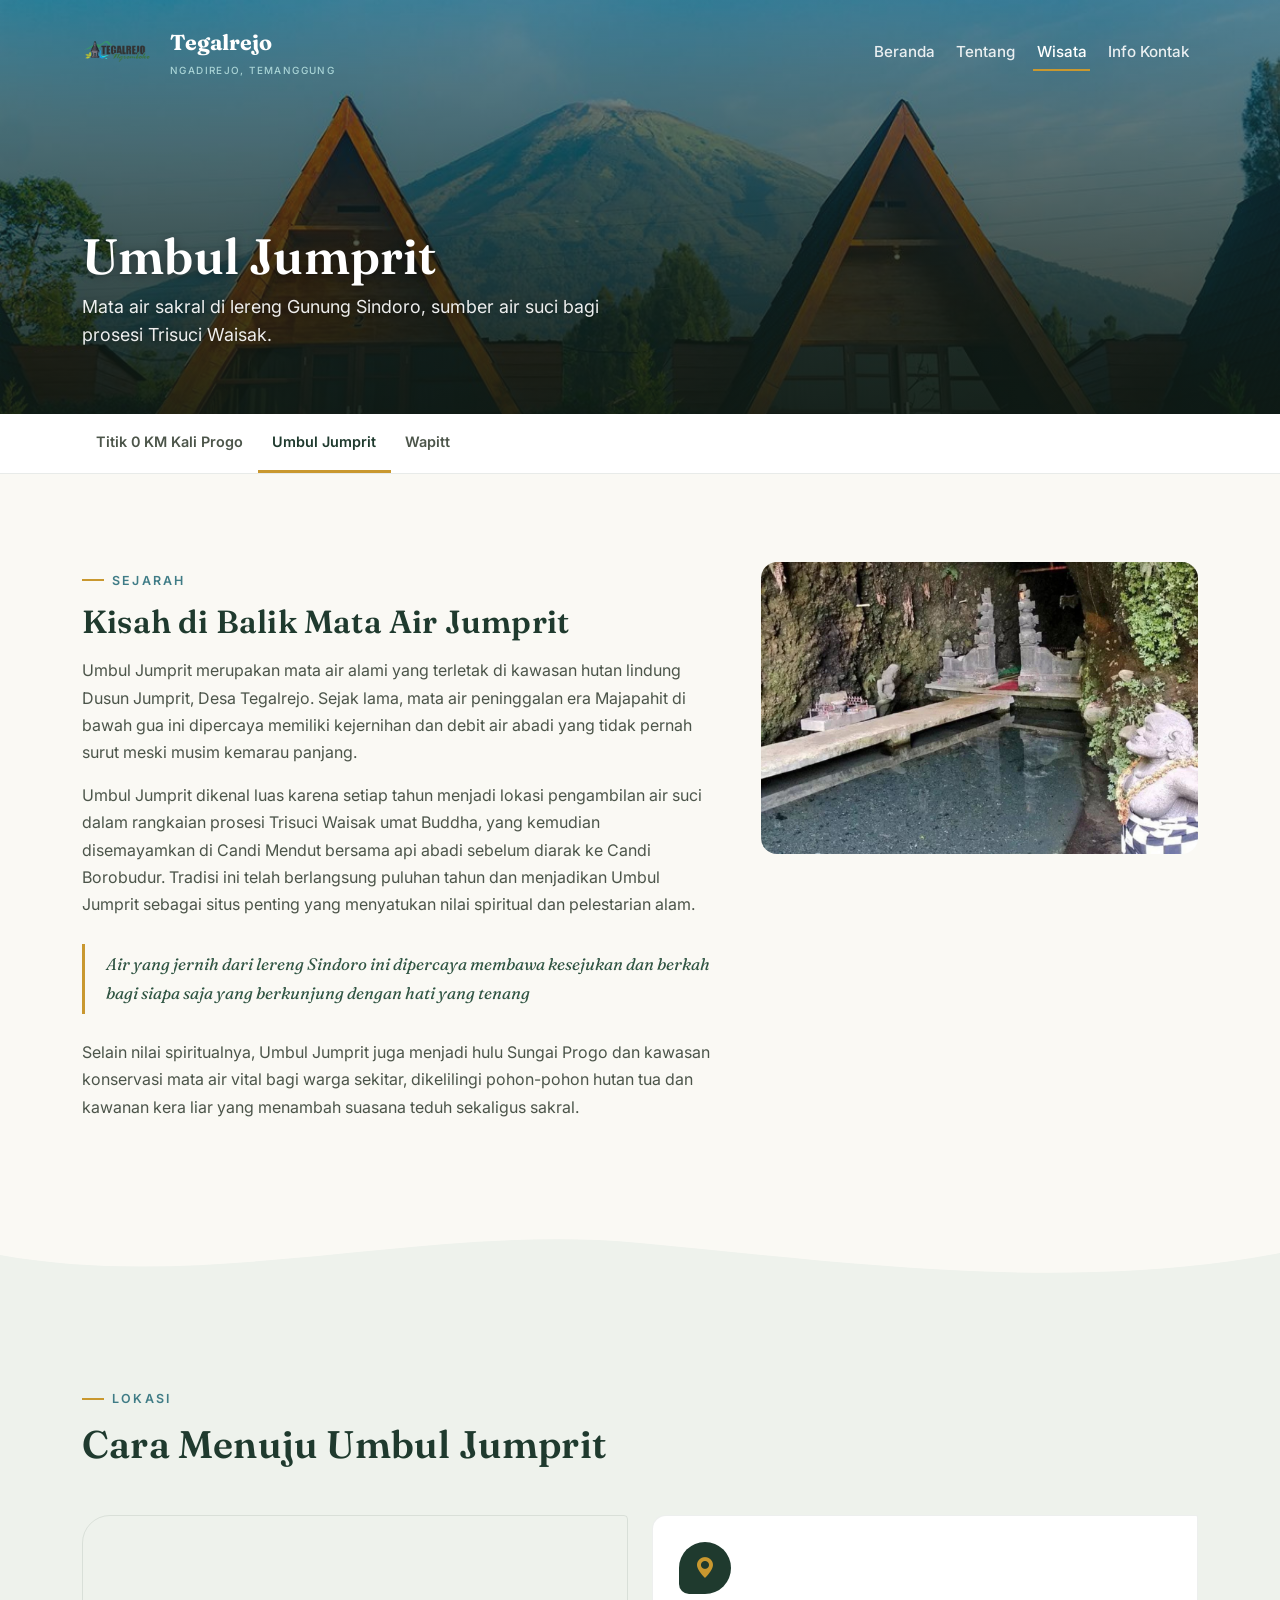
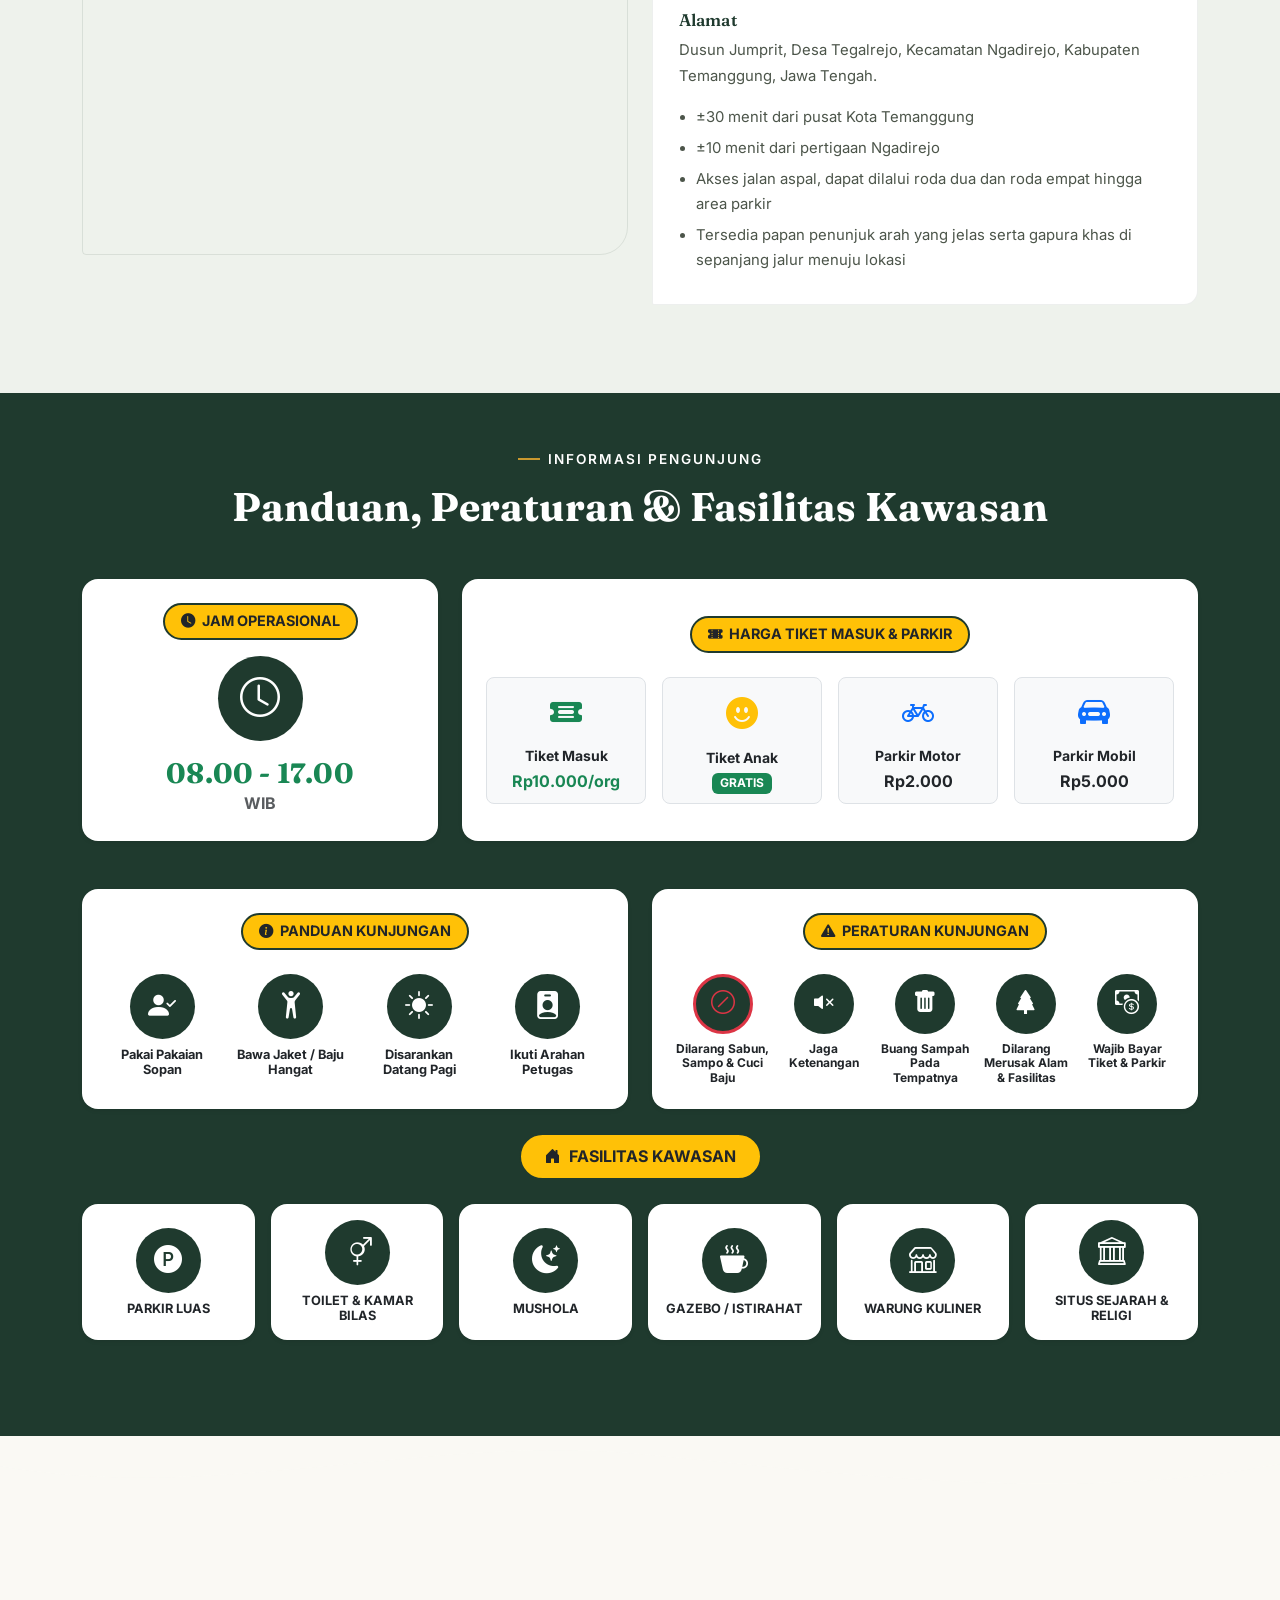
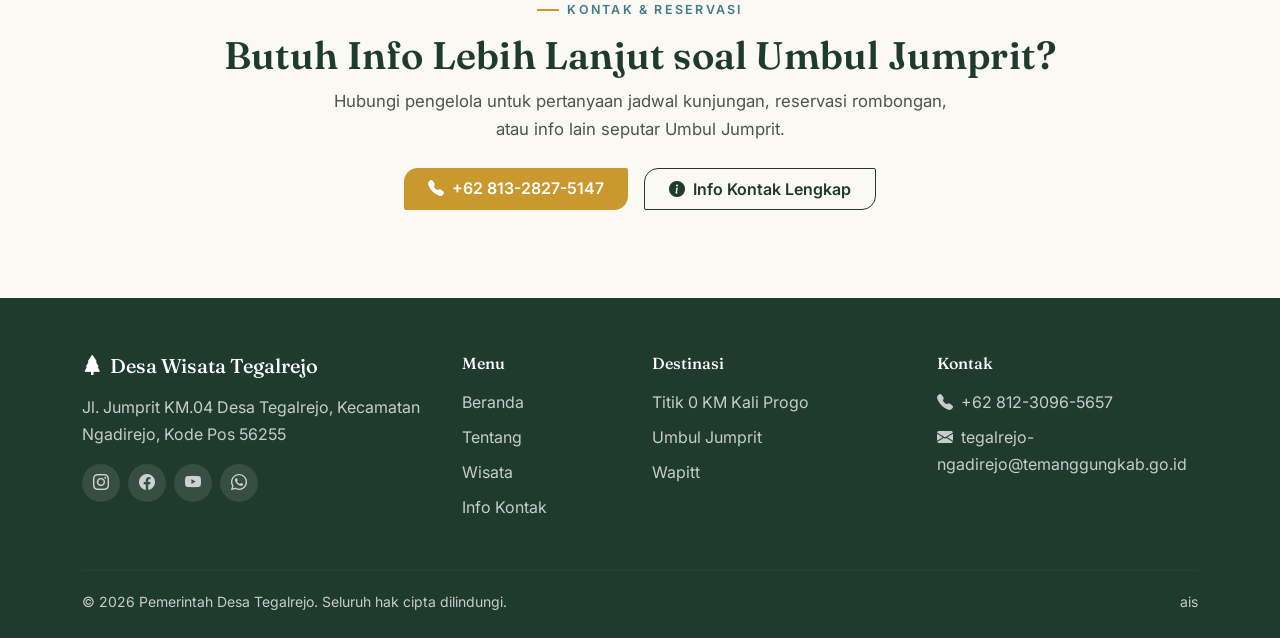
<file: wisata-umbul-jumprit.html>
<!DOCTYPE html>
<html lang="id">
<head>
<meta charset="UTF-8">
<meta name="viewport" content="width=device-width, initial-scale=1.0">
<title>Umbul Jumprit | Wisata Desa Tegalrejo</title>
<meta name="description" content="Sejarah, lokasi, panduan kunjungan, jam operasional, dan fasilitas Umbul Jumprit, Desa Tegalrejo, Ngadirejo, Temanggung.">

<link rel="icon" href="images/favicon.ico" sizes="any">
<link rel="icon" href="images/favicon.svg" type="image/svg+xml">
<link rel="apple-touch-icon" href="images/favicon-192.png">

<link href="https://cdn.jsdelivr.net/npm/bootstrap@5.3.3/dist/css/bootstrap.min.css" rel="stylesheet">
<link rel="stylesheet" href="https://cdn.jsdelivr.net/npm/bootstrap-icons@1.11.3/font/bootstrap-icons.css">
<link rel="preconnect" href="https://fonts.googleapis.com">
<link href="https://fonts.googleapis.com/css2?family=Fraunces:opsz,wght@9..144,500;9..144,600;9..144,700&family=Inter:wght@400;500;600;700&display=swap" rel="stylesheet">
<link rel="stylesheet" href="css/style.css">
</head>
<body>

<!-- ============ NAVBAR ============ -->
<nav class="navbar navbar-expand-lg fixed-top navbar-tegalrejo">
  <div class="container">
    <a class="navbar-brand d-flex align-items-center gap-2" href="index.html">
     <img src="images/img-logo-2.png" alt="Logo Desa Wisata Tegalrejo" class="navbar-logo">
     <span>Tegalrejo <small>Ngadirejo, Temanggung</small></span>
    </a>
    <button class="navbar-toggler" type="button" data-bs-toggle="collapse" data-bs-target="#navMain">
      <i class="bi bi-list"></i>
    </button>
    <div class="collapse navbar-collapse justify-content-end" id="navMain">
      <ul class="navbar-nav align-items-lg-center gap-lg-1">
        <li class="nav-item"><a class="nav-link" href="index.html">Beranda</a></li>
        <li class="nav-item"><a class="nav-link" href="tentang.html">Tentang</a></li>
        <li class="nav-item"><a class="nav-link active" href="wisata.html">Wisata</a></li>
        <li class="nav-item"><a class="nav-link" href="kontak.html">Info Kontak</a></li>
      </ul>
    </div>
  </div>
</nav>

<!-- ============ PAGE HERO ============ -->
<header class="page-hero" style="background-image:url('images/img-navbar-tentang.jpg');">
  <div class="container hero-content">
    <h1 class="hero-title">Umbul Jumprit</h1>
    <p class="hero-sub">Mata air sakral di lereng Gunung Sindoro, sumber air suci bagi prosesi Trisuci Waisak.</p>
  </div>
</header>

<!-- ============ SUB NAV ANTAR WISATA ============ -->
<div class="wisata-subnav">
  <div class="container">
    <ul class="nav">
      <li class="nav-item"><a class="nav-link" href="wisata-titik0-kaliprogo.html">Titik 0 KM Kali Progo</a></li>
      <li class="nav-item"><a class="nav-link active" href="wisata-umbul-jumprit.html">Umbul Jumprit</a></li>
      <li class="nav-item"><a class="nav-link" href="wisata-wapitt.html">Wapitt</a></li>
    </ul>
  </div>
</div>

<!-- ============ SEJARAH ============ -->
<section>
  <div class="container">
    <div class="row g-5 align-items-start">
      <div class="col-lg-7 reveal sejarah-block">
        <div class="eyebrow">Sejarah</div>
        <h2 class="mb-3">Kisah di Balik Mata Air Jumprit</h2>
        <p>Umbul Jumprit merupakan mata air alami yang terletak di kawasan hutan lindung Dusun Jumprit, Desa Tegalrejo. Sejak lama, mata air peninggalan era Majapahit di bawah gua ini dipercaya memiliki kejernihan dan debit air abadi yang tidak pernah surut meski musim kemarau panjang.</p>
        <p>Umbul Jumprit dikenal luas karena setiap tahun menjadi lokasi pengambilan air suci dalam rangkaian prosesi Trisuci Waisak umat Buddha, yang kemudian disemayamkan di Candi Mendut bersama api abadi sebelum diarak ke Candi Borobudur. Tradisi ini telah berlangsung puluhan tahun dan menjadikan Umbul Jumprit sebagai situs penting yang menyatukan nilai spiritual dan pelestarian alam.</p>
        <div class="quote-block">Air yang jernih dari lereng Sindoro ini dipercaya membawa kesejukan dan berkah bagi siapa saja yang berkunjung dengan hati yang tenang </div>
        <p>Selain nilai spiritualnya, Umbul Jumprit juga menjadi hulu Sungai Progo dan kawasan konservasi mata air vital bagi warga sekitar, dikelilingi pohon-pohon hutan tua dan kawanan kera liar yang menambah suasana teduh sekaligus sakral.</p>
      </div>
      <div class="col-lg-5 reveal">
        <img src="images/img-umbul-jumprit.jpg" class="img-fluid rounded-4" alt="Kolam Umbul Jumprit" loading="lazy">
      </div>
    </div>
  </div>
</section>

<svg class="wave-divider to-mist" viewBox="0 0 1440 70" preserveAspectRatio="none"><path d="M0,32 C240,70 480,0 720,20 C960,40 1200,70 1440,30 L1440,70 L0,70 Z"></path></svg>

<!-- ============ LOKASI ============ -->
<section class="bg-mist">
  <div class="container">
    <div class="section-head reveal">
      <div class="eyebrow">Lokasi</div>
      <h2>Cara Menuju Umbul Jumprit</h2>
    </div>
    <div class="row g-4">
      <div class="col-lg-6 reveal">
        <div class="map-frame" style="height:340px">
          <!-- Ganti src di bawah dengan tautan embed Google Maps lokasi asli Umbul Jumprit -->
          <iframe src="https://www.google.com/maps?q=Umbul+Jumprit+Ngadirejo+Temanggung&output=embed" loading="lazy" allowfullscreen title="Peta Lokasi Umbul Jumprit"></iframe>
        </div>
      </div>
      <div class="col-lg-6 reveal">
        <div class="info-block h-100">
          <div class="icon-circle"><i class="bi bi-geo-alt-fill"></i></div>
          <h4>Alamat</h4>
          <p>Dusun Jumprit, Desa Tegalrejo, Kecamatan Ngadirejo, Kabupaten Temanggung, Jawa Tengah.</p>
          <ul class="mt-3">
            <li>±30 menit dari pusat Kota Temanggung</li>
            <li>±10 menit dari pertigaan Ngadirejo</li>
            <li>Akses jalan aspal, dapat dilalui roda dua dan roda empat hingga area parkir</li>
            <li>Tersedia papan penunjuk arah yang jelas serta gapura khas di sepanjang jalur menuju lokasi</li>
          </ul>
        </div>
      </div>
    </div>
  </div>
</section>

<!-- ============ INFORMASI KUNJUNGAN (1 HALAMAN/SECTION) ============ -->
<section class="bg-forest py-5">
  <div class="container">
    
    <!-- HEADER UTAMA SECTION -->
    <div class="text-center mb-5 reveal">
      <div class="eyebrow justify-content-center text-white" style="font-size:0.85rem; letter-spacing:2px;">INFORMASI PENGUNJUNG</div>
      <h2 class="text-white fw-bold display-6">Panduan, Peraturan & Fasilitas Kawasan</h2>
    </div>

    <!-- 1. JAM OPERASIONAL & TIKET / PARKIR -->
    <div class="row g-4 mb-5 reveal align-items-stretch">
      <!-- JAM OPERASIONAL -->
      <div class="col-lg-4">
        <div class="bg-white text-dark p-4 rounded-4 shadow-sm h-100 text-center d-flex flex-column align-items-center justify-content-center">
          <div class="d-inline-block bg-warning text-dark fw-bold px-3 py-1 rounded-pill mb-3" style="font-size: 0.9rem; border: 2px solid #1f3a2e;">
            <i class="bi bi-clock-fill me-1"></i> JAM OPERASIONAL
          </div>
          <div class="rounded-circle d-flex align-items-center justify-content-center mb-3" style="width:85px; height:85px; background-color:#1f3a2e; color:#fff;">
            <i class="bi bi-clock fs-1"></i>
          </div>
          <h3 class="fw-bold fs-3 text-success mb-0">08.00 - 17.00</h3>
          <span class="fw-bold text-muted">WIB</span>
        </div>
      </div>

      <!-- HARGA TIKET MASUK & PARKIR -->
      <div class="col-lg-8">
        <div class="bg-white text-dark p-4 rounded-4 shadow-sm h-100 text-center d-flex flex-column justify-content-center">
          <div class="d-inline-block bg-warning text-dark fw-bold px-3 py-1 rounded-pill mb-4 mx-auto" style="font-size: 0.9rem; border: 2px solid #1f3a2e;">
            <i class="bi bi-ticket-perforated-fill me-1"></i> HARGA TIKET MASUK & PARKIR
          </div>
          <div class="row g-3 justify-content-center">
            <div class="col-sm-3 col-6">
              <div class="p-2 border rounded-3 bg-light h-100 d-flex flex-column align-items-center justify-content-center">
                <i class="bi bi-ticket-detailed-fill text-success fs-2 mb-1"></i>
                <span class="fw-bold small">Tiket Masuk</span>
                <span class="text-success fw-bold">Rp10.000/org</span>
              </div>
            </div>
            <div class="col-sm-3 col-6">
              <div class="p-2 border rounded-3 bg-light h-100 d-flex flex-column align-items-center justify-content-center">
                <i class="bi bi-emoji-smile-fill text-warning fs-2 mb-1"></i>
                <span class="fw-bold small">Tiket Anak</span>
                <span class="badge bg-success mt-1">GRATIS</span>
              </div>
            </div>
            <div class="col-sm-3 col-6">
              <div class="p-2 border rounded-3 bg-light h-100 d-flex flex-column align-items-center justify-content-center">
                <i class="bi bi-bicycle text-primary fs-2 mb-1"></i>
                <span class="fw-bold small">Parkir Motor</span>
                <span class="fw-bold">Rp2.000</span>
              </div>
            </div>
            <div class="col-sm-3 col-6">
              <div class="p-2 border rounded-3 bg-light h-100 d-flex flex-column align-items-center justify-content-center">
                <i class="bi bi-car-front-fill text-primary fs-2 mb-1"></i>
                <span class="fw-bold small">Parkir Mobil</span>
                <span class="fw-bold">Rp5.000</span>
              </div>
            </div>
          </div>
        </div>
      </div>
    </div>

    <!-- 2. PANDUAN & PERATURAN KUNJUNGAN -->
    <div class="row g-4 mb-5 reveal">
      <!-- PANDUAN KUNJUNGAN -->
      <div class="col-lg-6">
        <div class="bg-white text-dark p-4 rounded-4 shadow-sm h-100 text-center">
          <div class="d-inline-block bg-warning text-dark fw-bold px-3 py-1 rounded-pill mb-4" style="font-size: 0.9rem; border: 2px solid #1f3a2e;">
            <i class="bi bi-info-circle-fill me-1"></i> PANDUAN KUNJUNGAN
          </div>
          <div class="row g-3 justify-content-center">
            <div class="col-6 col-sm-3">
              <div class="d-flex flex-column align-items-center">
                <div class="rounded-circle d-flex align-items-center justify-content-center mb-2" style="width:65px; height:65px; background-color:#1f3a2e; color:#fff;">
                  <i class="bi bi-person-check-fill fs-3"></i>
                </div>
                <span class="fw-bold" style="font-size:0.8rem; line-height:1.2;">Pakai Pakaian Sopan</span>
              </div>
            </div>
            <div class="col-6 col-sm-3">
              <div class="d-flex flex-column align-items-center">
                <div class="rounded-circle d-flex align-items-center justify-content-center mb-2" style="width:65px; height:65px; background-color:#1f3a2e; color:#fff;">
                  <i class="bi bi-person-arms-up fs-3"></i>
                </div>
                <span class="fw-bold" style="font-size:0.8rem; line-height:1.2;">Bawa Jaket / Baju Hangat</span>
              </div>
            </div>
            <div class="col-6 col-sm-3">
              <div class="d-flex flex-column align-items-center">
                <div class="rounded-circle d-flex align-items-center justify-content-center mb-2" style="width:65px; height:65px; background-color:#1f3a2e; color:#fff;">
                  <i class="bi bi-brightness-high-fill fs-3"></i>
                </div>
                <span class="fw-bold" style="font-size:0.8rem; line-height:1.2;">Disarankan Datang Pagi</span>
              </div>
            </div>
            <div class="col-6 col-sm-3">
              <div class="d-flex flex-column align-items-center">
                <div class="rounded-circle d-flex align-items-center justify-content-center mb-2" style="width:65px; height:65px; background-color:#1f3a2e; color:#fff;">
                  <i class="bi bi-person-badge-fill fs-3"></i>
                </div>
                <span class="fw-bold" style="font-size:0.8rem; line-height:1.2;">Ikuti Arahan Petugas</span>
              </div>
            </div>
          </div>
        </div>
      </div>

<!-- PERATURAN KUNJUNGAN -->
<div class="col-lg-6">
  <div class="bg-white text-dark p-4 rounded-4 shadow-sm h-100 text-center">
    <div class="d-inline-block bg-warning text-dark fw-bold px-3 py-1 rounded-pill mb-4" style="font-size: 0.9rem; border: 2px solid #1f3a2e;">
      <i class="bi bi-exclamation-triangle-fill me-1"></i> PERATURAN KUNJUNGAN
    </div>
    <div class="row g-2 justify-content-center">
      <div class="col">
        <div class="d-flex flex-column align-items-center">
          <div class="rounded-circle d-flex align-items-center justify-content-center mb-2" style="width:60px; height:60px; background-color:#1f3a2e; border:3px solid #dc3545; color:#fff;">
            <i class="bi bi-slash-circle fs-4 text-danger"></i>
          </div>
          <span class="fw-bold" style="font-size:0.75rem; line-height:1.2;">Dilarang Sabun, Sampo &amp; Cuci Baju</span>
        </div>
      </div>
      <div class="col">
        <div class="d-flex flex-column align-items-center">
          <div class="rounded-circle d-flex align-items-center justify-content-center mb-2" style="width:60px; height:60px; background-color:#1f3a2e; color:#fff;">
            <i class="bi bi-volume-mute-fill fs-4"></i>
          </div>
          <span class="fw-bold" style="font-size:0.75rem; line-height:1.2;">Jaga Ketenangan</span>
        </div>
      </div>
      <div class="col">
        <div class="d-flex flex-column align-items-center">
          <div class="rounded-circle d-flex align-items-center justify-content-center mb-2" style="width:60px; height:60px; background-color:#1f3a2e; color:#fff;">
            <i class="bi bi-trash-fill fs-4"></i>
          </div>
          <span class="fw-bold" style="font-size:0.75rem; line-height:1.2;">Buang Sampah Pada Tempatnya</span>
        </div>
      </div>
      <div class="col">
        <div class="d-flex flex-column align-items-center">
          <div class="rounded-circle d-flex align-items-center justify-content-center mb-2" style="width:60px; height:60px; background-color:#1f3a2e; color:#fff;">
            <i class="bi bi-tree-fill fs-4"></i>
          </div>
          <span class="fw-bold" style="font-size:0.75rem; line-height:1.2;">Dilarang Merusak Alam &amp; Fasilitas</span>
        </div>
      </div>
      <div class="col">
        <div class="d-flex flex-column align-items-center">
          <div class="rounded-circle d-flex align-items-center justify-content-center mb-2" style="width:60px; height:60px; background-color:#1f3a2e; color:#fff;">
            <i class="bi bi-cash-coin fs-4"></i>
          </div>
          <span class="fw-bold" style="font-size:0.75rem; line-height:1.2;">Wajib Bayar Tiket &amp; Parkir</span>
        </div>
      </div>
    </div>
  </div>
</div>

    <!-- 3. FASILITAS KAWASAN -->
    <div class="reveal text-center">
      <div class="d-inline-block bg-warning text-dark fw-bold px-4 py-2 rounded-pill mb-4" style="font-size: 1rem; border: 2px solid #1f3a2e;">
        <i class="bi bi-house-door-fill me-1"></i> FASILITAS KAWASAN
      </div>
      
      <div class="row g-3 justify-content-center">
        <div class="col-md-2 col-4">
          <div class="bg-white text-dark p-3 rounded-4 shadow-sm h-100 d-flex flex-column align-items-center justify-content-center">
            <div class="rounded-circle d-flex align-items-center justify-content-center mb-2" style="width:65px; height:65px; background-color:#1f3a2e; color:#fff;">
              <i class="bi bi-p-circle-fill fs-3"></i>
            </div>
            <span class="fw-bold" style="font-size:0.8rem; line-height:1.2;">PARKIR LUAS</span>
          </div>
        </div>
        <div class="col-md-2 col-4">
          <div class="bg-white text-dark p-3 rounded-4 shadow-sm h-100 d-flex flex-column align-items-center justify-content-center">
            <div class="rounded-circle d-flex align-items-center justify-content-center mb-2" style="width:65px; height:65px; background-color:#1f3a2e; color:#fff;">
              <i class="bi bi-gender-ambiguous fs-3"></i>
            </div>
            <span class="fw-bold" style="font-size:0.8rem; line-height:1.2;">TOILET & KAMAR BILAS</span>
          </div>
        </div>
        <div class="col-md-2 col-4">
          <div class="bg-white text-dark p-3 rounded-4 shadow-sm h-100 d-flex flex-column align-items-center justify-content-center">
            <div class="rounded-circle d-flex align-items-center justify-content-center mb-2" style="width:65px; height:65px; background-color:#1f3a2e; color:#fff;">
              <i class="bi bi-moon-stars-fill fs-3"></i>
            </div>
            <span class="fw-bold" style="font-size:0.8rem; line-height:1.2;">MUSHOLA</span>
          </div>
        </div>
        <div class="col-md-2 col-4">
          <div class="bg-white text-dark p-3 rounded-4 shadow-sm h-100 d-flex flex-column align-items-center justify-content-center">
            <div class="rounded-circle d-flex align-items-center justify-content-center mb-2" style="width:65px; height:65px; background-color:#1f3a2e; color:#fff;">
              <i class="bi bi-cup-hot-fill fs-3"></i>
            </div>
            <span class="fw-bold" style="font-size:0.8rem; line-height:1.2;">GAZEBO / ISTIRAHAT</span>
          </div>
        </div>
        <div class="col-md-2 col-4">
          <div class="bg-white text-dark p-3 rounded-4 shadow-sm h-100 d-flex flex-column align-items-center justify-content-center">
            <div class="rounded-circle d-flex align-items-center justify-content-center mb-2" style="width:65px; height:65px; background-color:#1f3a2e; color:#fff;">
              <i class="bi bi-shop fs-3"></i>
            </div>
            <span class="fw-bold" style="font-size:0.8rem; line-height:1.2;">WARUNG KULINER</span>
          </div>
        </div>
        <div class="col-md-2 col-4">
          <div class="bg-white text-dark p-3 rounded-4 shadow-sm h-100 d-flex flex-column align-items-center justify-content-center">
            <div class="rounded-circle d-flex align-items-center justify-content-center mb-2" style="width:65px; height:65px; background-color:#1f3a2e; color:#fff;">
              <i class="bi bi-bank fs-3"></i>
            </div>
            <span class="fw-bold" style="font-size:0.8rem; line-height:1.2;">SITUS SEJARAH & RELIGI</span>
          </div>
        </div>
      </div>
    </div>

  </div>
</section>

<svg class="wave-divider" viewBox="0 0 1440 70" preserveAspectRatio="none"><path d="M0,32 C240,70 480,0 720,20 C960,40 1200,70 1440,30 L1440,70 L0,70 Z" fill="var(--paper)"></path></svg>

<!-- ============ KONTAK & RESERVASI (DENGAN NOMOR TELP LANGSUNG) ============ -->
<section>
  <div class="container text-center">
    <div class="section-head text-center reveal mb-4">
      <div class="eyebrow justify-content-center">Kontak &amp; Reservasi</div>
      <h2>Butuh Info Lebih Lanjut soal Umbul Jumprit?</h2>
      <p class="lead-text mx-auto">Hubungi pengelola untuk pertanyaan jadwal kunjungan, reservasi rombongan, atau info lain seputar Umbul Jumprit.</p>
    </div>
    <div class="d-flex flex-wrap justify-content-center gap-3 reveal">
      <a href="tel:081328275147" class="btn btn-gold px-4 py-2">
        <i class="bi bi-telephone-fill me-2"></i>+62 813-2827-5147
      </a>
      <a href="kontak.html" class="btn btn-outline-forest px-4 py-2">
        <i class="bi bi-info-circle-fill me-2"></i>Info Kontak Lengkap
      </a>
    </div>
  </div>
</section>

<!-- ============ FOOTER ============ -->
<footer class="site-footer">
  <div class="container">
    <div class="row g-4">
      <div class="col-lg-4">
        <h5><i class="bi bi-tree-fill me-2"></i>Desa Wisata Tegalrejo</h5>
        <p class="mt-3"> Jl. Jumprit KM.04 Desa Tegalrejo, Kecamatan Ngadirejo, Kode Pos 56255</p>
        <div class="d-flex gap-2 mt-3">
          <a href="#" class="social-circle"><i class="bi bi-instagram"></i></a>
          <a href="#" class="social-circle"><i class="bi bi-facebook"></i></a>
          <a href="#" class="social-circle"><i class="bi bi-youtube"></i></a>
          <a href="#" id="footerWaLink" target="_blank" rel="noopener" class="social-circle"><i class="bi bi-whatsapp"></i></a>
        </div>
      </div>
      <div class="col-lg-2 col-6">
        <h5 class="mb-3" style="font-size:1rem">Menu</h5>
        <ul class="list-unstyled fw-links">
          <li><a href="index.html">Beranda</a></li>
          <li><a href="tentang.html">Tentang</a></li>
          <li><a href="wisata.html">Wisata</a></li>
          <li><a href="kontak.html">Info Kontak</a></li>
        </ul>
      </div>
      <div class="col-lg-3 col-6">
        <h5 class="mb-3" style="font-size:1rem">Destinasi</h5>
        <ul class="list-unstyled fw-links">
          <li><a href="wisata-titik0-kaliprogo.html">Titik 0 KM Kali Progo</a></li>
          <li><a href="wisata-umbul-jumprit.html">Umbul Jumprit</a></li>
          <li><a href="wisata-wapitt.html">Wapitt</a></li>
        </ul>
      </div>
      <div class="col-lg-3">
        <h5 class="mb-3" style="font-size:1rem">Kontak</h5>
        <ul class="list-unstyled fw-links">
          <li><i class="bi bi-telephone-fill me-2"></i>+62 812-3096-5657</li>
          <li><i class="bi bi-envelope-fill me-2"></i>tegalrejo-ngadirejo@temanggungkab.go.id</li>
        </ul>
      </div>
    </div>
    <hr>
    <div class="d-flex flex-column flex-md-row justify-content-between align-items-center gap-2 small">
      <span>&copy; 2026 Pemerintah Desa Tegalrejo. Seluruh hak cipta dilindungi.</span>
      <span>ais</span>
    </div>
  </div>
</footer>

<a href="#" class="back-to-top" aria-label="Kembali ke atas"><i class="bi bi-arrow-up"></i></a>

<script src="https://cdn.jsdelivr.net/npm/bootstrap@5.3.3/dist/js/bootstrap.bundle.min.js"></script>
<script src="js/script.js"></script>

</body>
</html>
</file>
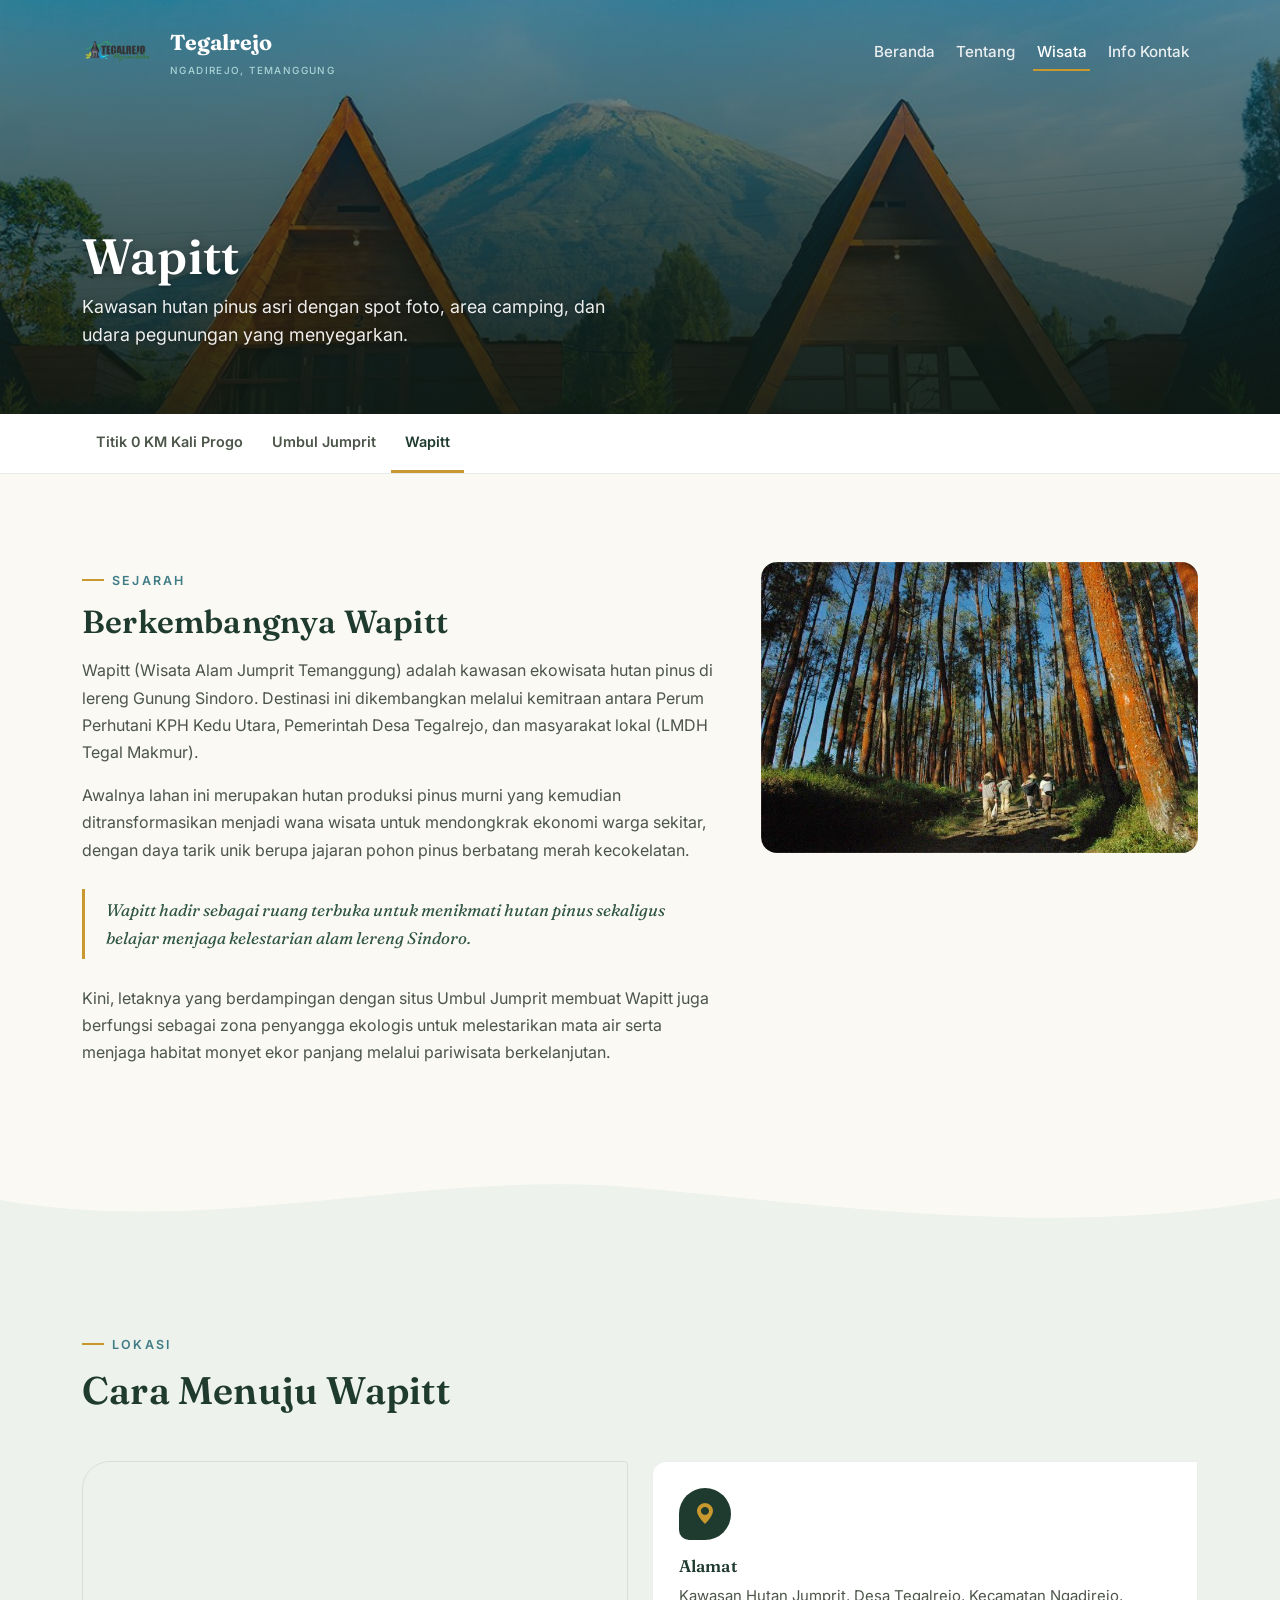
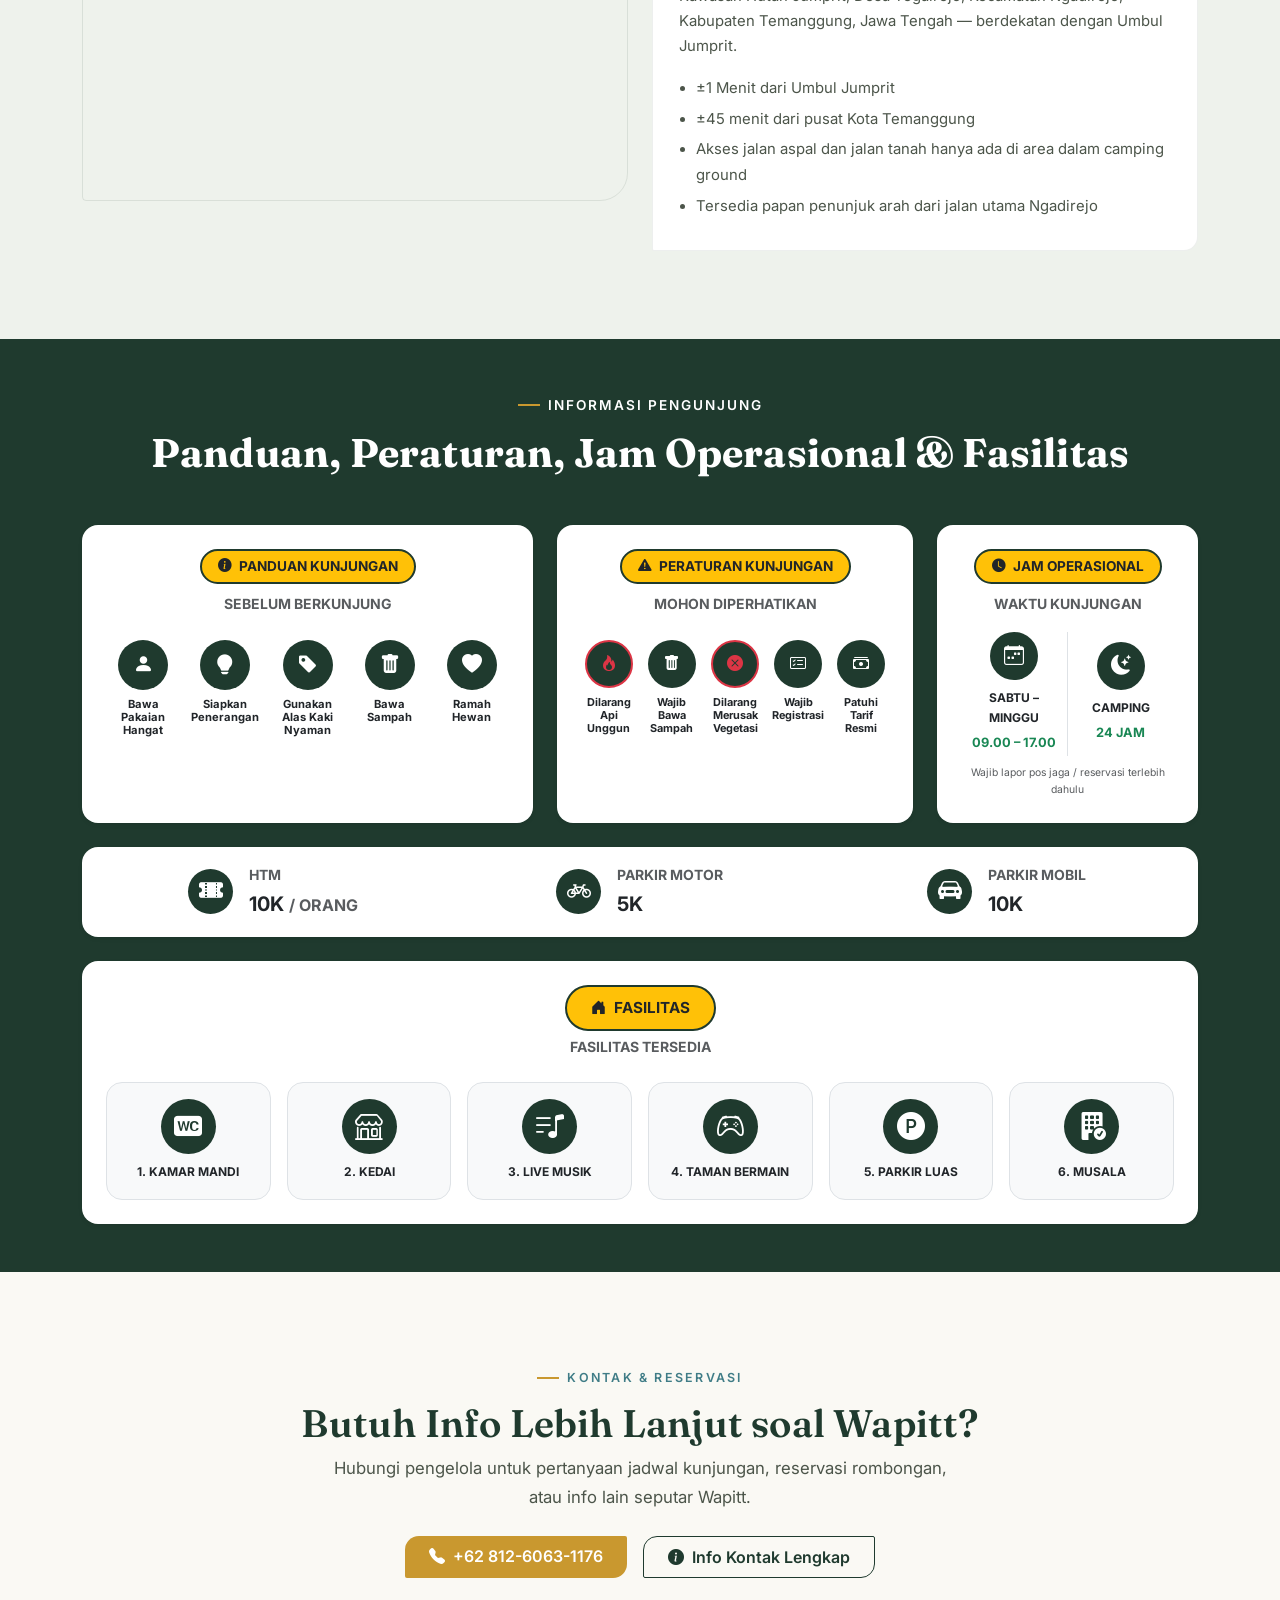
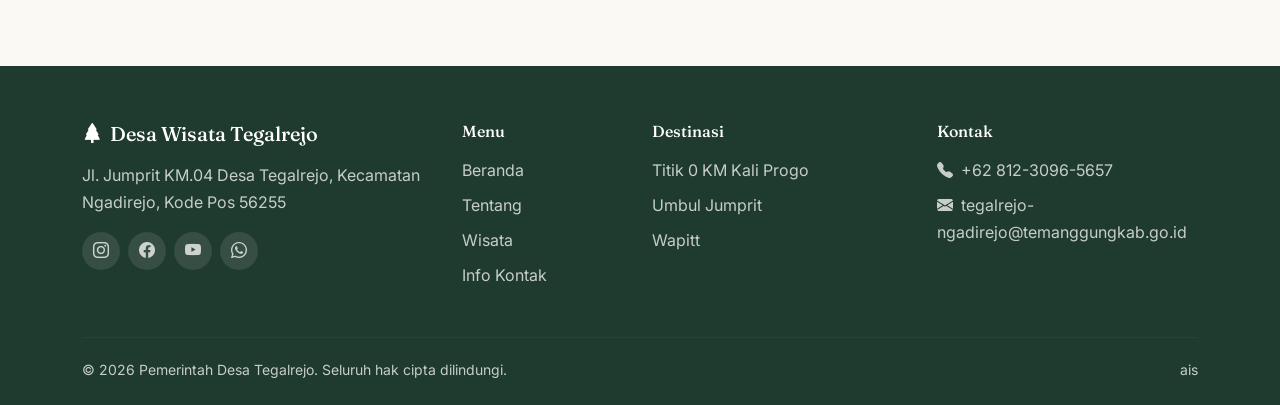
<file: wisata-wapitt.html>
<!DOCTYPE html>
<html lang="id">
<head>
<meta charset="UTF-8">
<meta name="viewport" content="width=device-width, initial-scale=1.0">
<title>Wapitt (Wisata Alam Jumprit Temanggung) | Wisata Desa Tegalrejo</title>
<meta name="description" content="Sejarah, lokasi, panduan kunjungan, jam operasional, dan fasilitas Wapitt (Wisata Alam Jumprit Temanggung), Desa Tegalrejo, Ngadirejo, Temanggung.">

<link rel="icon" href="images/favicon.ico" sizes="any">
<link rel="icon" href="images/favicon.svg" type="image/svg+xml">
<link rel="apple-touch-icon" href="images/favicon-192.png">

<link href="https://cdn.jsdelivr.net/npm/bootstrap@5.3.3/dist/css/bootstrap.min.css" rel="stylesheet">
<link rel="stylesheet" href="https://cdn.jsdelivr.net/npm/bootstrap-icons@1.11.3/font/bootstrap-icons.css">
<link rel="preconnect" href="https://fonts.googleapis.com">
<link href="https://fonts.googleapis.com/css2?family=Fraunces:opsz,wght@9..144,500;9..144,600;9..144,700&family=Inter:wght@400;500;600;700&display=swap" rel="stylesheet">
<link rel="stylesheet" href="css/style.css">
</head>
<body>

<!-- ============ NAVBAR ============ -->
<nav class="navbar navbar-expand-lg fixed-top navbar-tegalrejo">
  <div class="container">
    <a class="navbar-brand d-flex align-items-center gap-2" href="index.html">
     <img src="images/img-logo-2.png" alt="Logo Desa Wisata Tegalrejo" class="navbar-logo">
     <span>Tegalrejo <small>Ngadirejo, Temanggung</small></span>
    </a>
    <button class="navbar-toggler" type="button" data-bs-toggle="collapse" data-bs-target="#navMain">
      <i class="bi bi-list"></i>
    </button>
    <div class="collapse navbar-collapse justify-content-end" id="navMain">
      <ul class="navbar-nav align-items-lg-center gap-lg-1">
        <li class="nav-item"><a class="nav-link" href="index.html">Beranda</a></li>
        <li class="nav-item"><a class="nav-link" href="tentang.html">Tentang</a></li>
        <li class="nav-item"><a class="nav-link active" href="wisata.html">Wisata</a></li>
        <li class="nav-item"><a class="nav-link" href="kontak.html">Info Kontak</a></li>
      </ul>
    </div>
  </div>
</nav>

<!-- ============ PAGE HERO ============ -->
<header class="page-hero" style="background-image:url('images/img-navbar-tentang.jpg');">
  <div class="container hero-content">
    <h1 class="hero-title">Wapitt</h1>
    <p class="hero-sub">Kawasan hutan pinus asri dengan spot foto, area camping, dan udara pegunungan yang menyegarkan.</p>
  </div>
</header>

<!-- ============ SUB NAV ANTAR WISATA ============ -->
<div class="wisata-subnav">
  <div class="container">
    <ul class="nav">
      <li class="nav-item"><a class="nav-link" href="wisata-titik0-kaliprogo.html">Titik 0 KM Kali Progo</a></li>
      <li class="nav-item"><a class="nav-link" href="wisata-umbul-jumprit.html">Umbul Jumprit</a></li>
      <li class="nav-item"><a class="nav-link active" href="wisata-wapitt.html">Wapitt</a></li>
    </ul>
  </div>
</div>

<!-- ============ SEJARAH ============ -->
<section>
  <div class="container">
    <div class="row g-5 align-items-start">
      <div class="col-lg-7 reveal sejarah-block">
        <div class="eyebrow">Sejarah</div>
        <h2 class="mb-3">Berkembangnya Wapitt</h2>
        <p>Wapitt (Wisata Alam Jumprit Temanggung) adalah kawasan ekowisata hutan pinus di lereng Gunung Sindoro. Destinasi ini dikembangkan melalui kemitraan antara Perum Perhutani KPH Kedu Utara, Pemerintah Desa Tegalrejo, dan masyarakat lokal (LMDH Tegal Makmur).</p>
        <p>Awalnya lahan ini merupakan hutan produksi pinus murni yang kemudian ditransformasikan menjadi wana wisata untuk mendongkrak ekonomi warga sekitar, dengan daya tarik unik berupa jajaran pohon pinus berbatang merah kecokelatan.</p>
        <div class="quote-block">Wapitt hadir sebagai ruang terbuka untuk menikmati hutan pinus sekaligus belajar menjaga kelestarian alam lereng Sindoro.</div>
        <p>Kini, letaknya yang berdampingan dengan situs Umbul Jumprit membuat Wapitt juga berfungsi sebagai zona penyangga ekologis untuk melestarikan mata air serta menjaga habitat monyet ekor panjang melalui pariwisata berkelanjutan.</p>
      </div>
      <div class="col-lg-5 reveal">
        <img src="images/img-wapitt.jpg" class="img-fluid rounded-4" alt="Hutan Pinus Wapitt" loading="lazy">
      </div>
    </div>
  </div>
</section>

<svg class="wave-divider to-mist" viewBox="0 0 1440 70" preserveAspectRatio="none"><path d="M0,32 C240,70 480,0 720,20 C960,40 1200,70 1440,30 L1440,70 L0,70 Z"></path></svg>

<!-- ============ LOKASI ============ -->
<section class="bg-mist">
  <div class="container">
    <div class="section-head reveal">
      <div class="eyebrow">Lokasi</div>
      <h2>Cara Menuju Wapitt</h2>
    </div>
    <div class="row g-4">
      <div class="col-lg-6 reveal">
        <div class="map-frame" style="height:340px">
          <!-- Ganti src di bawah dengan tautan embed Google Maps lokasi asli Wapitt -->
          <iframe src="https://www.google.com/maps?q=Wapitt+Wisata+Alam+Jumprit+Temanggung&output=embed" loading="lazy" allowfullscreen title="Peta Lokasi Wapitt"></iframe>
        </div>
      </div>
      <div class="col-lg-6 reveal">
        <div class="info-block h-100">
          <div class="icon-circle"><i class="bi bi-geo-alt-fill"></i></div>
          <h4>Alamat</h4>
          <p>Kawasan Hutan Jumprit, Desa Tegalrejo, Kecamatan Ngadirejo, Kabupaten Temanggung, Jawa Tengah &mdash; berdekatan dengan Umbul Jumprit.</p>
          <ul class="mt-3">
            <li>±1 Menit dari Umbul Jumprit</li>
            <li>±45 menit dari pusat Kota Temanggung</li>
            <li>Akses jalan aspal dan jalan tanah hanya ada di area dalam camping ground</li>
            <li>Tersedia papan penunjuk arah dari jalan utama Ngadirejo</li>
          </ul>
        </div>
      </div>
    </div>
  </div>
</section>

<!-- ============ INFORMASI KUNJUNGAN WAPITT ============ -->
<section class="bg-forest py-5">
  <div class="container">
    
    <!-- HEADER UTAMA SECTION -->
    <div class="text-center mb-5 reveal">
      <div class="eyebrow justify-content-center text-white" style="font-size:0.85rem; letter-spacing:2px;">INFORMASI PENGUNJUNG</div>
      <h2 class="text-white fw-bold display-6">Panduan, Peraturan, Jam Operasional &amp; Fasilitas</h2>
    </div>

    <!-- ROW 1: PANDUAN, PERATURAN, & JAM OPERASIONAL -->
    <div class="row g-4 mb-4 reveal align-items-stretch">
      
      <!-- 1. PANDUAN KUNJUNGAN -->
      <div class="col-lg-5">
        <div class="bg-white text-dark p-4 rounded-4 shadow-sm h-100 text-center">
          <div class="d-inline-block bg-warning text-dark fw-bold px-3 py-1 rounded-pill mb-2" style="font-size: 0.85rem; border: 2px solid #1f3a2e;">
            <i class="bi bi-info-circle-fill me-1"></i> PANDUAN KUNJUNGAN
          </div>
          <div class="text-muted fw-bold small mb-4">SEBELUM BERKUNJUNG</div>
          
          <div class="row g-2 justify-content-center">
            <div class="col">
              <div class="d-flex flex-column align-items-center">
                <div class="rounded-circle d-flex align-items-center justify-content-center mb-2" style="width:50px; height:50px; background-color:#1f3a2e; color:#fff;">
                  <i class="bi bi-person-fill fs-5"></i>
                </div>
                <span class="fw-bold" style="font-size:0.7rem; line-height:1.2;">Bawa Pakaian Hangat</span>
              </div>
            </div>
            <div class="col">
              <div class="d-flex flex-column align-items-center">
                <div class="rounded-circle d-flex align-items-center justify-content-center mb-2" style="width:50px; height:50px; background-color:#1f3a2e; color:#fff;">
                  <i class="bi bi-lightbulb-fill fs-5"></i>
                </div>
                <span class="fw-bold" style="font-size:0.7rem; line-height:1.2;">Siapkan Penerangan</span>
              </div>
            </div>
            <div class="col">
              <div class="d-flex flex-column align-items-center">
                <div class="rounded-circle d-flex align-items-center justify-content-center mb-2" style="width:50px; height:50px; background-color:#1f3a2e; color:#fff;">
                  <i class="bi bi-tag-fill fs-5"></i>
                </div>
                <span class="fw-bold" style="font-size:0.7rem; line-height:1.2;">Gunakan Alas Kaki Nyaman</span>
              </div>
            </div>
            <div class="col">
              <div class="d-flex flex-column align-items-center">
                <div class="rounded-circle d-flex align-items-center justify-content-center mb-2" style="width:50px; height:50px; background-color:#1f3a2e; color:#fff;">
                  <i class="bi bi-trash-fill fs-5"></i>
                </div>
                <span class="fw-bold" style="font-size:0.7rem; line-height:1.2;">Bawa Sampah</span>
              </div>
            </div>
            <div class="col">
              <div class="d-flex flex-column align-items-center">
                <div class="rounded-circle d-flex align-items-center justify-content-center mb-2" style="width:50px; height:50px; background-color:#1f3a2e; color:#fff;">
                  <i class="bi bi-heart-fill fs-5"></i>
                </div>
                <span class="fw-bold" style="font-size:0.7rem; line-height:1.2;">Ramah Hewan</span>
              </div>
            </div>
          </div>
        </div>
      </div>

      <!-- 2. PERATURAN KUNJUNGAN -->
      <div class="col-lg-4">
        <div class="bg-white text-dark p-4 rounded-4 shadow-sm h-100 text-center">
          <div class="d-inline-block bg-warning text-dark fw-bold px-3 py-1 rounded-pill mb-2" style="font-size: 0.85rem; border: 2px solid #1f3a2e;">
            <i class="bi bi-exclamation-triangle-fill me-1"></i> PERATURAN KUNJUNGAN
          </div>
          <div class="text-muted fw-bold small mb-4">MOHON DIPERHATIKAN</div>
          
          <div class="row g-2 justify-content-center">
            <div class="col">
              <div class="d-flex flex-column align-items-center">
                <div class="rounded-circle d-flex align-items-center justify-content-center mb-2" style="width:48px; height:48px; background-color:#1f3a2e; border:2px solid #dc3545; color:#fff;">
                  <i class="bi bi-fire text-danger fs-6"></i>
                </div>
                <span class="fw-bold" style="font-size:0.68rem; line-height:1.2;">Dilarang Api Unggun</span>
              </div>
            </div>
            <div class="col">
              <div class="d-flex flex-column align-items-center">
                <div class="rounded-circle d-flex align-items-center justify-content-center mb-2" style="width:48px; height:48px; background-color:#1f3a2e; color:#fff;">
                  <i class="bi bi-trash-fill fs-6"></i>
                </div>
                <span class="fw-bold" style="font-size:0.68rem; line-height:1.2;">Wajib Bawa Sampah</span>
              </div>
            </div>
            <div class="col">
              <div class="d-flex flex-column align-items-center">
                <div class="rounded-circle d-flex align-items-center justify-content-center mb-2" style="width:48px; height:48px; background-color:#1f3a2e; border:2px solid #dc3545; color:#fff;">
                  <i class="bi bi-x-circle-fill text-danger fs-6"></i>
                </div>
                <span class="fw-bold" style="font-size:0.68rem; line-height:1.2;">Dilarang Merusak Vegetasi</span>
              </div>
            </div>
            <div class="col">
              <div class="d-flex flex-column align-items-center">
                <div class="rounded-circle d-flex align-items-center justify-content-center mb-2" style="width:48px; height:48px; background-color:#1f3a2e; color:#fff;">
                  <i class="bi bi-card-checklist fs-6"></i>
                </div>
                <span class="fw-bold" style="font-size:0.68rem; line-height:1.2;">Wajib Registrasi</span>
              </div>
            </div>
            <div class="col">
              <div class="d-flex flex-column align-items-center">
                <div class="rounded-circle d-flex align-items-center justify-content-center mb-2" style="width:48px; height:48px; background-color:#1f3a2e; color:#fff;">
                  <i class="bi bi-cash-stack fs-6"></i>
                </div>
                <span class="fw-bold" style="font-size:0.68rem; line-height:1.2;">Patuhi Tarif Resmi</span>
              </div>
            </div>
          </div>
        </div>
      </div>

      <!-- 3. JAM OPERASIONAL -->
      <div class="col-lg-3">
        <div class="bg-white text-dark p-4 rounded-4 shadow-sm h-100 text-center d-flex flex-column align-items-center justify-content-between">
          <div>
            <div class="d-inline-block bg-warning text-dark fw-bold px-3 py-1 rounded-pill mb-2" style="font-size: 0.85rem; border: 2px solid #1f3a2e;">
              <i class="bi bi-clock-fill me-1"></i> JAM OPERASIONAL
            </div>
            <div class="text-muted fw-bold small mb-3">WAKTU KUNJUNGAN</div>
          </div>
          
          <div class="row g-2 w-100 align-items-center">
            <div class="col-6 border-end">
              <div class="rounded-circle d-flex align-items-center justify-content-center mx-auto mb-2" style="width:48px; height:48px; background-color:#1f3a2e; color:#fff;">
                <i class="bi bi-calendar-week fs-5"></i>
              </div>
              <span class="d-block fw-bold" style="font-size:0.75rem;">SABTU – MINGGU</span>
              <span class="fw-bold text-success" style="font-size:0.8rem;">09.00 – 17.00</span>
            </div>
            <div class="col-6">
              <div class="rounded-circle d-flex align-items-center justify-content-center mx-auto mb-2" style="width:48px; height:48px; background-color:#1f3a2e; color:#fff;">
                <i class="bi bi-moon-stars-fill fs-5"></i>
              </div>
              <span class="d-block fw-bold" style="font-size:0.75rem;">CAMPING</span>
              <span class="fw-bold text-success" style="font-size:0.8rem;">24 JAM</span>
            </div>
          </div>
          <p class="text-muted mt-2 mb-0" style="font-size:0.65rem;">Wajib lapor pos jaga / reservasi terlebih dahulu</p>
        </div>
      </div>

    </div>

    <!-- ROW 2: HTM & TARIF PARKIR -->
    <div class="reveal mb-4">
      <div class="bg-white text-dark p-3 rounded-4 shadow-sm">
        <div class="row g-3 text-center align-items-center">
          <div class="col-md-4 border-end-md">
            <div class="d-flex align-items-center justify-content-center gap-3">
              <div class="rounded-circle d-flex align-items-center justify-content-center" style="width:45px; height:45px; background-color:#1f3a2e; color:#fff;">
                <i class="bi bi-ticket-perforated-fill fs-4"></i>
              </div>
              <div class="text-start">
                <span class="d-block text-muted fw-bold small">HTM</span>
                <span class="fw-bold text-dark fs-5">10K <small class="text-muted fs-6">/ ORANG</small></span>
              </div>
            </div>
          </div>
          <div class="col-md-4 border-end-md">
            <div class="d-flex align-items-center justify-content-center gap-3">
              <div class="rounded-circle d-flex align-items-center justify-content-center" style="width:45px; height:45px; background-color:#1f3a2e; color:#fff;">
                <i class="bi bi-bicycle fs-4"></i>
              </div>
              <div class="text-start">
                <span class="d-block text-muted fw-bold small">PARKIR MOTOR</span>
                <span class="fw-bold text-dark fs-5">5K</span>
              </div>
            </div>
          </div>
          <div class="col-md-4">
            <div class="d-flex align-items-center justify-content-center gap-3">
              <div class="rounded-circle d-flex align-items-center justify-content-center" style="width:45px; height:45px; background-color:#1f3a2e; color:#fff;">
                <i class="bi bi-car-front-fill fs-4"></i>
              </div>
              <div class="text-start">
                <span class="d-block text-muted fw-bold small">PARKIR MOBIL</span>
                <span class="fw-bold text-dark fs-5">10K</span>
              </div>
            </div>
          </div>
        </div>
      </div>
    </div>

    <!-- ROW 3: FASILITAS TERSEDIA (6 POIN) -->
    <div class="reveal text-center">
      <div class="bg-white text-dark p-4 rounded-4 shadow-sm">
        <div class="d-inline-block bg-warning text-dark fw-bold px-4 py-2 rounded-pill mb-1" style="font-size: 0.95rem; border: 2px solid #1f3a2e;">
          <i class="bi bi-house-door-fill me-1"></i> FASILITAS
        </div>
        <div class="text-muted fw-bold small mb-4">FASILITAS TERSEDIA</div>
        
        <div class="row g-3 justify-content-center">
          <div class="col-md-2 col-6">
            <div class="p-3 border rounded-4 bg-light h-100 d-flex flex-column align-items-center justify-content-center">
              <div class="rounded-circle d-flex align-items-center justify-content-center mb-2" style="width:55px; height:55px; background-color:#1f3a2e; color:#fff;">
                <i class="bi bi-badge-wc-fill fs-3"></i>
              </div>
              <span class="fw-bold" style="font-size:0.75rem;">1. KAMAR MANDI</span>
            </div>
          </div>
          <div class="col-md-2 col-6">
            <div class="p-3 border rounded-4 bg-light h-100 d-flex flex-column align-items-center justify-content-center">
              <div class="rounded-circle d-flex align-items-center justify-content-center mb-2" style="width:55px; height:55px; background-color:#1f3a2e; color:#fff;">
                <i class="bi bi-shop fs-3"></i>
              </div>
              <span class="fw-bold" style="font-size:0.75rem;">2. KEDAI</span>
            </div>
          </div>
         <div class="col-md-2 col-6">
        <div class="p-3 border rounded-4 bg-light h-100 d-flex flex-column align-items-center justify-content-center">
          <div class="rounded-circle d-flex align-items-center justify-content-center mb-2" style="width:55px; height:55px; background-color:#1f3a2e; color:#fff;">
            <i class="bi bi-music-note-list fs-3"></i>
          </div>
          <span class="fw-bold" style="font-size:0.75rem;">3. LIVE MUSIK</span>
        </div>
      </div>
          <div class="col-md-2 col-6">
            <div class="p-3 border rounded-4 bg-light h-100 d-flex flex-column align-items-center justify-content-center">
              <div class="rounded-circle d-flex align-items-center justify-content-center mb-2" style="width:55px; height:55px; background-color:#1f3a2e; color:#fff;">
                <i class="bi bi-controller fs-3"></i>
              </div>
              <span class="fw-bold" style="font-size:0.75rem;">4. TAMAN BERMAIN</span>
            </div>
          </div>
          <div class="col-md-2 col-6">
            <div class="p-3 border rounded-4 bg-light h-100 d-flex flex-column align-items-center justify-content-center">
              <div class="rounded-circle d-flex align-items-center justify-content-center mb-2" style="width:55px; height:55px; background-color:#1f3a2e; color:#fff;">
                <i class="bi bi-p-circle-fill fs-3"></i>
              </div>
              <span class="fw-bold" style="font-size:0.75rem;">5. PARKIR LUAS</span>
            </div>
          </div>
          <div class="col-md-2 col-6">
            <div class="p-3 border rounded-4 bg-light h-100 d-flex flex-column align-items-center justify-content-center">
              <div class="rounded-circle d-flex align-items-center justify-content-center mb-2" style="width:55px; height:55px; background-color:#1f3a2e; color:#fff;">
                <i class="bi bi-building-fill-check fs-3"></i>
              </div>
              <span class="fw-bold" style="font-size:0.75rem;">6. MUSALA</span>
            </div>
          </div>
        </div>
      </div>
    </div>

  </div>
</section>

<!-- ============ KONTAK & RESERVASI ============ -->
<section>
  <div class="container text-center">
    <div class="section-head text-center reveal mb-4">
      <div class="eyebrow justify-content-center">Kontak &amp; Reservasi</div>
      <h2>Butuh Info Lebih Lanjut soal Wapitt?</h2>
      <p class="lead-text mx-auto">Hubungi pengelola untuk pertanyaan jadwal kunjungan, reservasi rombongan, atau info lain seputar Wapitt.</p>
    </div>
    <div class="d-flex flex-wrap justify-content-center gap-3 reveal">
      <a href="tel:081260631176" class="btn btn-gold px-4 py-2">
        <i class="bi bi-telephone-fill me-2"></i>+62 812-6063-1176
      </a>
      <a href="kontak.html" class="btn btn-outline-forest px-4 py-2">
        <i class="bi bi-info-circle-fill me-2"></i>Info Kontak Lengkap
      </a>
    </div>
  </div>
</section>

<!-- ============ FOOTER ============ -->
<footer class="site-footer">
  <div class="container">
    <div class="row g-4">
      <div class="col-lg-4">
        <h5><i class="bi bi-tree-fill me-2"></i>Desa Wisata Tegalrejo</h5>
        <p class="mt-3"> Jl. Jumprit KM.04 Desa Tegalrejo, Kecamatan Ngadirejo, Kode Pos 56255</p>
        <div class="d-flex gap-2 mt-3">
          <a href="#" class="social-circle"><i class="bi bi-instagram"></i></a>
          <a href="#" class="social-circle"><i class="bi bi-facebook"></i></a>
          <a href="#" class="social-circle"><i class="bi bi-youtube"></i></a>
          <a href="#" id="footerWaLink" target="_blank" rel="noopener" class="social-circle"><i class="bi bi-whatsapp"></i></a>
        </div>
      </div>
      <div class="col-lg-2 col-6">
        <h5 class="mb-3" style="font-size:1rem">Menu</h5>
        <ul class="list-unstyled fw-links">
          <li><a href="index.html">Beranda</a></li>
          <li><a href="tentang.html">Tentang</a></li>
          <li><a href="wisata.html">Wisata</a></li>
          <li><a href="kontak.html">Info Kontak</a></li>
        </ul>
      </div>
      <div class="col-lg-3 col-6">
        <h5 class="mb-3" style="font-size:1rem">Destinasi</h5>
        <ul class="list-unstyled fw-links">
          <li><a href="wisata-titik0-kaliprogo.html">Titik 0 KM Kali Progo</a></li>
          <li><a href="wisata-umbul-jumprit.html">Umbul Jumprit</a></li>
          <li><a href="wisata-wapitt.html">Wapitt</a></li>
        </ul>
      </div>
      <div class="col-lg-3">
        <h5 class="mb-3" style="font-size:1rem">Kontak</h5>
        <ul class="list-unstyled fw-links">
          <li><i class="bi bi-telephone-fill me-2"></i>+62 812-3096-5657</li>
          <li><i class="bi bi-envelope-fill me-2"></i>tegalrejo-ngadirejo@temanggungkab.go.id</li>
        </ul>
      </div>
    </div>
    <hr>
    <div class="d-flex flex-column flex-md-row justify-content-between align-items-center gap-2 small">
      <span>&copy; 2026 Pemerintah Desa Tegalrejo. Seluruh hak cipta dilindungi.</span>
      <span>ais</span>
    </div>
  </div>
</footer>

<a href="#" class="back-to-top" aria-label="Kembali ke atas"><i class="bi bi-arrow-up"></i></a>

<script src="https://cdn.jsdelivr.net/npm/bootstrap@5.3.3/dist/js/bootstrap.bundle.min.js"></script>
<script src="js/script.js"></script>

</body>
</html>
</file>
<file: css/style.css>
/* =========================================================
   DESA WISATA TEGALREJO — STYLESHEET
   Tema: mata air pegunungan & hutan pinus Sindoro-Sumbing
   ========================================================= */

:root{
  --forest-deep:#1f3a2e;
  --forest-mid:#2f5442;
  --forest-light:#6f9a76;
  --mist:#eef2ec;
  --paper:#faf9f4;
  --water:#3f7c86;
  --water-light:#a9d4d6;
  --gold:#c9982f;
  --charcoal:#20261f;
  --gray-text:#4c554a;

  --font-display:'Fraunces', 'Georgia', serif;
  --font-body:'Inter', 'Segoe UI', sans-serif;

  --radius-lg: 28px 4px 28px 4px;
  --radius-sm: 14px 2px 14px 2px;
}

*{box-sizing:border-box;}

html{scroll-behavior:smooth;}

body{
  font-family:var(--font-body);
  color:var(--charcoal);
  background:var(--paper);
  line-height:1.7;
}

h1,h2,h3,h4,.font-display{
  font-family:var(--font-display);
  font-weight:600;
  color:var(--forest-deep);
  letter-spacing:.2px;
}

a{text-decoration:none;}

::selection{background:var(--gold);color:#fff;}

/* Focus visibility for accessibility */
a:focus-visible,button:focus-visible,.btn:focus-visible{
  outline:3px solid var(--gold);
  outline-offset:2px;
}

/* ============== EYEBROW / LABEL ============== */
.eyebrow{
  display:inline-flex;
  align-items:center;
  gap:.5rem;
  font-family:var(--font-body);
  font-size:.78rem;
  letter-spacing:.18em;
  text-transform:uppercase;
  color:var(--water);
  font-weight:600;
  margin-bottom:.75rem;
}
.eyebrow::before{
  content:"";
  width:22px;height:2px;
  background:var(--gold);
  display:inline-block;
}

/* ============== NAVBAR ============== */
.navbar-tegalrejo{
  background:transparent;
  padding-top:1.25rem;
  padding-bottom:1.25rem;
  transition:background .35s ease, padding .35s ease, box-shadow .35s ease;
}
.navbar-tegalrejo.scrolled{
  background:rgba(31,58,46,.96);
  backdrop-filter:blur(6px);
  padding-top:.6rem;
  padding-bottom:.6rem;
  box-shadow:0 6px 24px rgba(0,0,0,.15);
}
.navbar-tegalrejo .navbar-brand{
  font-family:var(--font-display);
  color:#fff;
  font-size:1.35rem;
  font-weight:700;
  display:flex;
  align-items:center;
  gap:.6rem;
}
.navbar-tegalrejo .navbar-brand small{
  display:block;
  font-family:var(--font-body);
  font-size:.62rem;
  letter-spacing:.14em;
  font-weight:500;
  text-transform:uppercase;
  color:var(--water-light);
}
.navbar-tegalrejo .brand-mark{
  width:38px;height:38px;
  border-radius:50% 50% 50% 8px;
  background:linear-gradient(145deg,var(--gold),var(--water));
  display:flex;align-items:center;justify-content:center;
  color:#fff;font-size:1.1rem;
  flex-shrink:0;
}
.navbar-tegalrejo .nav-link{
  color:rgba(255,255,255,.88);
  font-weight:500;
  font-size:.95rem;
  margin:0 .35rem;
  position:relative;
  padding:.4rem .2rem !important;
}
.navbar-tegalrejo .nav-link::after{
  content:"";
  position:absolute;left:0;bottom:0;
  width:0;height:2px;
  background:var(--gold);
  transition:width .25s ease;
}
.navbar-tegalrejo .nav-link:hover::after,
.navbar-tegalrejo .nav-link.active::after{width:100%;}
.navbar-tegalrejo .nav-link.active{color:#fff;}
.navbar-tegalrejo .btn-kontak{
  background:var(--gold);
  color:#fff;
  border-radius:var(--radius-sm);
  padding:.5rem 1.3rem;
  font-weight:600;
  font-size:.9rem;
}
.navbar-tegalrejo .btn-kontak:hover{background:#b8872a;color:#fff;}
.navbar-toggler{border:none;color:#fff;}
.navbar-toggler .bi{color:#fff;font-size:1.5rem;}

/* Solid navbar for inner pages without tall hero */
.navbar-solid{
  background:var(--forest-deep) !important;
  padding-top:.8rem;padding-bottom:.8rem;
}

/* ============== HERO ============== */
.hero{
  position: relative;
  min-height: 100vh;
  display: flex;
  align-items: center; 
  background-size: cover;
  background-position: center center; 
  isolation: isolate;
}
.hero::before{
  content: "";
  position: absolute;
  inset: 0;
  background: linear-gradient(
    180deg, 
    rgba(20, 36, 28, 0.45) 0%, 
    rgba(20, 36, 28, 0.3) 40%, 
    rgba(15, 26, 20, 0.85) 100%
  );
  z-index: 0;
}
.hero-content{
  position: relative;
  z-index: 1;
  color: #fff;
  padding-bottom: 2rem; 
  padding-top: 4rem;    
}
.hero .eyebrow{color:var(--water-light);}
.hero-title{
  font-size: clamp(2.1rem, 4.8vw, 3.6rem); 
  color: #fff;
  line-height: 1.12;
  max-width: 780px;
  text-shadow: 0 2px 10px rgba(0, 0, 0, 0.4); 
}
.hero-sub{
 color: rgba(255, 255, 255, 0.92);
  max-width: 560px;
  font-size: clamp(1rem, 1.4vw, 1.15rem);
  line-height: 1.6;
  text-shadow: 0 1px 5px rgba(0, 0, 0, 0.3);
}
.hero-scroll{
  position:absolute;
  bottom:1.6rem;left:50%;
  transform:translateX(-50%);
  z-index:1;
  color:#fff;
  display:flex;flex-direction:column;align-items:center;gap:.4rem;
  font-size:.7rem;letter-spacing:.14em;text-transform:uppercase;
  opacity:.85;
}
.hero-scroll .bi{animation:bounce 1.8s infinite;}
@keyframes bounce{
  0%,100%{transform:translateY(0);}
  50%{transform:translateY(8px);}
}

/* Smaller page hero for inner pages */
.page-hero{
  position:relative;
  min-height:46vh;
  display:flex;align-items:flex-end;
  background-size:cover;background-position:center;
  isolation:isolate;
}
.page-hero::before{
  content:"";position:absolute;inset:0;
  background:linear-gradient(180deg,rgba(20,36,28,.45) 0%,rgba(15,26,20,.9) 100%);
  z-index:0;
}
.page-hero .hero-content{padding-bottom:3rem;}
.page-hero .hero-title{font-size:clamp(2rem,4.2vw,3.1rem);}

/* ============== WAVE DIVIDER (signature element) ============== */
.wave-divider{
  display:block;width:100%;height:70px;
  margin-top:-2px;
}
.wave-divider path{fill:var(--paper);}
.wave-divider.to-forest path{fill:var(--forest-deep);}
.wave-divider.to-mist path{fill:var(--mist);}

/* ============== SECTIONS ============== */
section{padding:5.5rem 0;}
.section-tight{padding:3.5rem 0;}
.bg-forest{background:var(--forest-deep);color:#e9efe9;}
.bg-forest h2,.bg-forest h3,.bg-forest h4{color:#fff;}
.bg-mist{background:var(--mist);}

.section-head{margin-bottom:3rem;}
.section-head h2{font-size:clamp(1.7rem,3vw,2.4rem);}
.lead-text{color:var(--gray-text);font-size:1.05rem;max-width:640px;}

/* ============== CARDS: WISATA ============== */
.wisata-card{
  background:#fff;
  border-radius:var(--radius-lg);
  overflow:hidden;
  border:1px solid rgba(31,58,46,.08);
  transition:transform .3s ease, box-shadow .3s ease;
  height:100%;
  display:flex;flex-direction:column;
}
.wisata-card:hover{
  transform:translateY(-6px);
  box-shadow:0 20px 40px rgba(31,58,46,.15);
}
.wisata-card .img-wrap{
  height:230px;overflow:hidden;position:relative;
}
.wisata-card .img-wrap img{
  width:100%;height:100%;object-fit:cover;
  transition:transform .5s ease;
}
.wisata-card:hover .img-wrap img{transform:scale(1.07);}
.wisata-card .tag{
  position:absolute;top:14px;left:14px;
  background:rgba(255,255,255,.92);
  color:var(--forest-deep);
  font-size:.72rem;font-weight:700;
  padding:.3rem .7rem;
  border-radius:20px;
  display:flex;align-items:center;gap:.35rem;
}
.wisata-card .card-body{
  padding:1.6rem;
  display:flex;flex-direction:column;flex:1;
}
.wisata-card h3{font-size:1.25rem;margin-bottom:.5rem;}
.wisata-card p{color:var(--gray-text);font-size:.93rem;flex:1;}
.wisata-card .card-link{
  color:var(--water);
  font-weight:600;
  font-size:.92rem;
  display:inline-flex;align-items:center;gap:.4rem;
  margin-top:.75rem;
}
.wisata-card .card-link .bi{transition:transform .2s ease;}
.wisata-card .card-link:hover .bi{transform:translateX(4px);}

/* ============== INFO ICON BLOCKS ============== */
.info-block{
  background:#fff;
  border-radius:var(--radius-sm);
  padding:1.6rem;
  border:1px solid rgba(31,58,46,.08);
  height:100%;
}
.info-block .icon-circle{
  width:52px;height:52px;
  border-radius:50% 50% 50% 10px;
  background:var(--forest-deep);
  color:var(--gold);
  display:flex;align-items:center;justify-content:center;
  font-size:1.3rem;
  margin-bottom:1rem;
}
.info-block h4{font-size:1.05rem;margin-bottom:.5rem;}
.info-block p,.info-block ul{color:var(--gray-text);font-size:.93rem;}
.info-block ul{padding-left:1.1rem;margin-bottom:0;}
.info-block ul li{margin-bottom:.35rem;}

/* ============== TIMELINE (sejarah) ============== */
.sejarah-block p{color:var(--gray-text);}
.quote-block{
  border-left:3px solid var(--gold);
  padding:.4rem 0 .4rem 1.3rem;
  font-family:var(--font-display);
  font-style:italic;
  color:var(--forest-mid);
  font-size:1.05rem;
  margin:1.6rem 0;
}

/* ============== TABLE JAM OPERASIONAL ============== */
.table-jam{
  background:#fff;
  border-radius:var(--radius-sm);
  overflow:hidden;
}
.table-jam th{
  background:var(--forest-deep);
  color:#fff;
  font-weight:600;
  font-size:.88rem;
  border:none;
}
.table-jam td{font-size:.92rem;border-color:rgba(31,58,46,.08);}
.table-jam tr:last-child td{border-bottom:none;}

/* ============== PERATURAN LIST ============== */
.rule-list{list-style:none;padding:0;margin:0;}
.rule-list li{
  display:flex;gap:.8rem;
  padding:.7rem 0;
  border-bottom:1px dashed rgba(31,58,46,.15);
  color:var(--gray-text);
  font-size:.95rem;
}
.rule-list li:last-child{border-bottom:none;}
.rule-list .bi{color:var(--water);font-size:1.1rem;margin-top:.15rem;flex-shrink:0;}

/* ============== BUTTONS ============== */
.btn-forest{
  background:var(--forest-deep);
  color:#fff;
  border-radius:var(--radius-sm);
  padding:.7rem 1.6rem;
  font-weight:600;
  border:none;
}
.btn-forest:hover{background:var(--forest-mid);color:#fff;}
.btn-outline-mist{
  border:1.5px solid rgba(255,255,255,.6);
  color:#fff;
  border-radius:var(--radius-sm);
  padding:.68rem 1.6rem;
  font-weight:600;
}
.btn-outline-mist:hover{background:#fff;color:var(--forest-deep);}
.btn-gold{
  background:var(--gold);
  color:#fff;
  border-radius:var(--radius-sm);
  padding:.7rem 1.6rem;
  font-weight:600;
  border:none;
}
.btn-gold:hover{background:#b8872a;color:#fff;}

/* ============== BREADCRUMB WISATA DETAIL NAV ============== */
.wisata-subnav{
  background:#fff;
  border-bottom:1px solid rgba(31,58,46,.1);
  position:sticky;top:0;z-index:20;
}
.wisata-subnav .nav-link{
  color:var(--gray-text);
  font-weight:600;
  font-size:.9rem;
  padding:1rem .9rem !important;
  border-bottom:3px solid transparent;
}
.wisata-subnav .nav-link.active,
.wisata-subnav .nav-link:hover{
  color:var(--forest-deep);
  border-bottom-color:var(--gold);
}

/* ============== KONTAK ============== */
.kontak-card{
  background:#fff;
  border-radius:var(--radius-sm);
  padding:1.8rem;
  border:1px solid rgba(31,58,46,.08);
  height:100%;
}
.kontak-card .icon-circle{
  width:48px;height:48px;
  border-radius:50% 50% 50% 10px;
  background:var(--water);
  color:#fff;
  display:flex;align-items:center;justify-content:center;
  font-size:1.15rem;
  margin-bottom:1rem;
}
.map-frame{
  border-radius:var(--radius-lg);
  overflow:hidden;
  border:1px solid rgba(31,58,46,.1);
}
.map-frame iframe{width:100%;height:100%;border:0;display:block;}

/* ============== FOOTER ============== */
footer.site-footer{
  background:var(--forest-deep);
  color:rgba(255,255,255,.75);
  padding:3.5rem 0 1.5rem;
}
footer.site-footer h5{color:#fff;font-family:var(--font-display);}
footer.site-footer a{color:rgba(255,255,255,.75);}
footer.site-footer a:hover{color:var(--gold);}
footer.site-footer .fw-links li{margin-bottom:.5rem;}
footer.site-footer hr{border-color:rgba(255,255,255,.15);margin:2rem 0 1.2rem;}
.social-circle{
  width:38px;height:38px;
  border-radius:50%;
  background:rgba(255,255,255,.1);
  display:flex;align-items:center;justify-content:center;
  color:#fff;
}
.social-circle:hover{background:var(--gold);}

/* Back to top */
.back-to-top{
  position:fixed;bottom:24px;right:24px;
  width:46px;height:46px;
  border-radius:50% 50% 50% 10px;
  background:var(--forest-deep);
  color:var(--gold);
  display:flex;align-items:center;justify-content:center;
  font-size:1.2rem;
  box-shadow:0 8px 20px rgba(0,0,0,.25);
  opacity:0;visibility:hidden;
  transform:translateY(10px);
  transition:all .3s ease;
  z-index:1000;
}
.back-to-top.show{opacity:1;visibility:visible;transform:translateY(0);}

/* Reveal on scroll */
.reveal{
  opacity:0;
  transform:translateY(24px);
  transition:opacity .7s ease, transform .7s ease;
}
.reveal.is-visible{opacity:1;transform:translateY(0);}

@media (prefers-reduced-motion: reduce){
  .reveal{opacity:1;transform:none;transition:none;}
  .hero-scroll .bi{animation:none;}
}

/* ============== MISC ============== */
.divider-gold{
  width:60px;height:3px;background:var(--gold);
  margin:0 auto 1.2rem;
}
.stat-box{
  text-align:center;
  padding:1.2rem;
}
.stat-box .num{
  font-family:var(--font-display);
  font-size:clamp(1.9rem, 2.6vw, 2.5rem);
  color:var(--gold);
  font-weight:700;
}
.stat-box .label{
  font-size:.82rem;
  letter-spacing:.08em;
  text-transform:uppercase;
  color:rgba(255,255,255,.7);
}

@media (max-width: 991.98px){
  .navbar-tegalrejo{background:rgba(31,58,46,.97);}
  .navbar-collapse{
    background:rgba(31,58,46,.98);
    margin-top:1rem;
    border-radius:14px;
    padding:1rem 1.2rem;
  }
}

/* ---------- Tombol WhatsApp Mengambang ---------- */
.wa-float-btn{
  position:fixed;
  bottom:22px;
  right:22px;
  width:58px;
  height:58px;
  border-radius:50%;
  background:#25D366;
  color:#fff;
  display:flex;
  align-items:center;
  justify-content:center;
  font-size:1.8rem;
  box-shadow:0 6px 18px rgba(0,0,0,.25);
  z-index:1050;
  transition:transform .2s ease, box-shadow .2s ease;
}
.wa-float-btn:hover{
  color:#fff;
  transform:scale(1.08);
  box-shadow:0 8px 22px rgba(0,0,0,.32);
}
@media (max-width: 575.98px){
  .wa-float-btn{
    width:52px;
    height:52px;
    font-size:1.5rem;
    bottom:16px;
    right:16px;
  }
}

/* ============== GALERI (BERANDA) ============== */
.gallery-img{
  height:220px;
  width:100%;
  object-fit:cover;
  transition:transform .35s ease, box-shadow .35s ease;
  box-shadow:0 4px 14px rgba(31,58,46,.1);
}
.gallery-img:hover{
  transform:scale(1.03);
  box-shadow:0 10px 24px rgba(31,58,46,.2);
}
@media (max-width: 575.98px){
  .gallery-img{height:150px;}
}


/* ============== FEATURE CHIP (BERANDA) ============== */
.feature-chip{
  display:inline-flex;
  align-items:center;
  gap:.4rem;
  background:#fff;
  color:var(--forest-deep);
  font-size:.82rem;
  font-weight:600;
  padding:.45rem .9rem;
  border-radius:20px;
  border:1px solid rgba(31,58,46,.12);
}
.feature-chip i{color:var(--gold);}

/* ============== TEAM CARD (STRUKTUR PENGELOLA) ============== */
.team-card{
  text-align:center;
  background:#fff;
  border-radius:var(--radius-sm);
  padding:2.2rem 1.5rem 1.8rem;
  border:1px solid rgba(31,58,46,.08);
  height:100%;
}
.team-avatar{
  width:104px;height:104px;
  border-radius:50%;
  background:var(--mist);
  display:flex;align-items:center;justify-content:center;
  font-size:2.6rem;
  color:var(--forest-light);
  margin:0 auto 1.1rem;
  border:3px solid var(--gold);
}
.team-card h4{margin-bottom:.15rem;font-size:1.05rem;}
.team-card .role{
  color:var(--water);
  font-size:.8rem;
  font-weight:700;
  text-transform:uppercase;
  letter-spacing:.06em;
  margin-bottom:.7rem;
}
.team-card .placeholder-note{
  font-size:.76rem;
  color:var(--gray-text);
  font-style:italic;
  border-top:1px dashed rgba(31,58,46,.15);
  padding-top:.6rem;
  margin-top:.3rem;
}

/* ============== PHOTO PLACEHOLDER (GALERI KEGIATAN) ============== */
.photo-placeholder{
  aspect-ratio:4/3;
  border:2px dashed rgba(31,58,46,.28);
  border-radius:16px;
  display:flex;flex-direction:column;align-items:center;justify-content:center;
  color:var(--gray-text);
  background:rgba(31,58,46,.035);
  gap:.5rem;
  text-align:center;
  padding:1rem;
}
.photo-placeholder i{font-size:1.9rem;color:var(--forest-light);}
.photo-placeholder span{font-size:.8rem;font-weight:600;}
.photo-placeholder small{font-size:.7rem;opacity:.75;}

/* ============== PRINSIP CARD (EKOWISATA) ============== */
.prinsip-card{
  display:flex;gap:1rem;
  padding:1.4rem;
  background:#fff;
  border-radius:var(--radius-sm);
  border:1px solid rgba(31,58,46,.08);
  height:100%;
}
.prinsip-card .icon-circle{flex-shrink:0;}
.prinsip-card h4{font-size:1rem;margin-bottom:.35rem;}
.prinsip-card p{font-size:.9rem;color:var(--gray-text);margin-bottom:0;}

/* ============== BUTTON OUTLINE FOREST (untuk bg terang) ============== */
.btn-outline-forest{
  border:1.5px solid var(--forest-deep);
  color:var(--forest-deep);
  border-radius:var(--radius-sm);
  padding:.68rem 1.6rem;
  font-weight:600;
  background:transparent;
  display:inline-flex;align-items:center;
}
.btn-outline-forest:hover{background:var(--forest-deep);color:#fff;}

.hover-shadow {
  transition: transform 0.2s ease, box-shadow 0.2s ease;
}

.hover-shadow:hover {
  transform: translateY(-2px);
  box-shadow: 0 4px 12px rgba(0, 0, 0, 0.08);
}

/* Styling Logo Navbar Pas & Aman */
.navbar-logo {
  height: 90px !important;       
  width: auto !important;
  object-fit: contain;
  margin-top: -18px !important;  
  margin-bottom: -18px !important;
  margin-left: -10px !important;
  transition: all 0.3s ease;
}

/* Penyesuaian Otomatis Tampilan Layar HP/Tablet */
@media (max-width: 767.98px) {
  .navbar-logo {
    height: 70px !important;     
    margin-top: -12px !important;
    margin-bottom: -12px !important;
    margin-left: 0 !important;
  }
}
</file>
